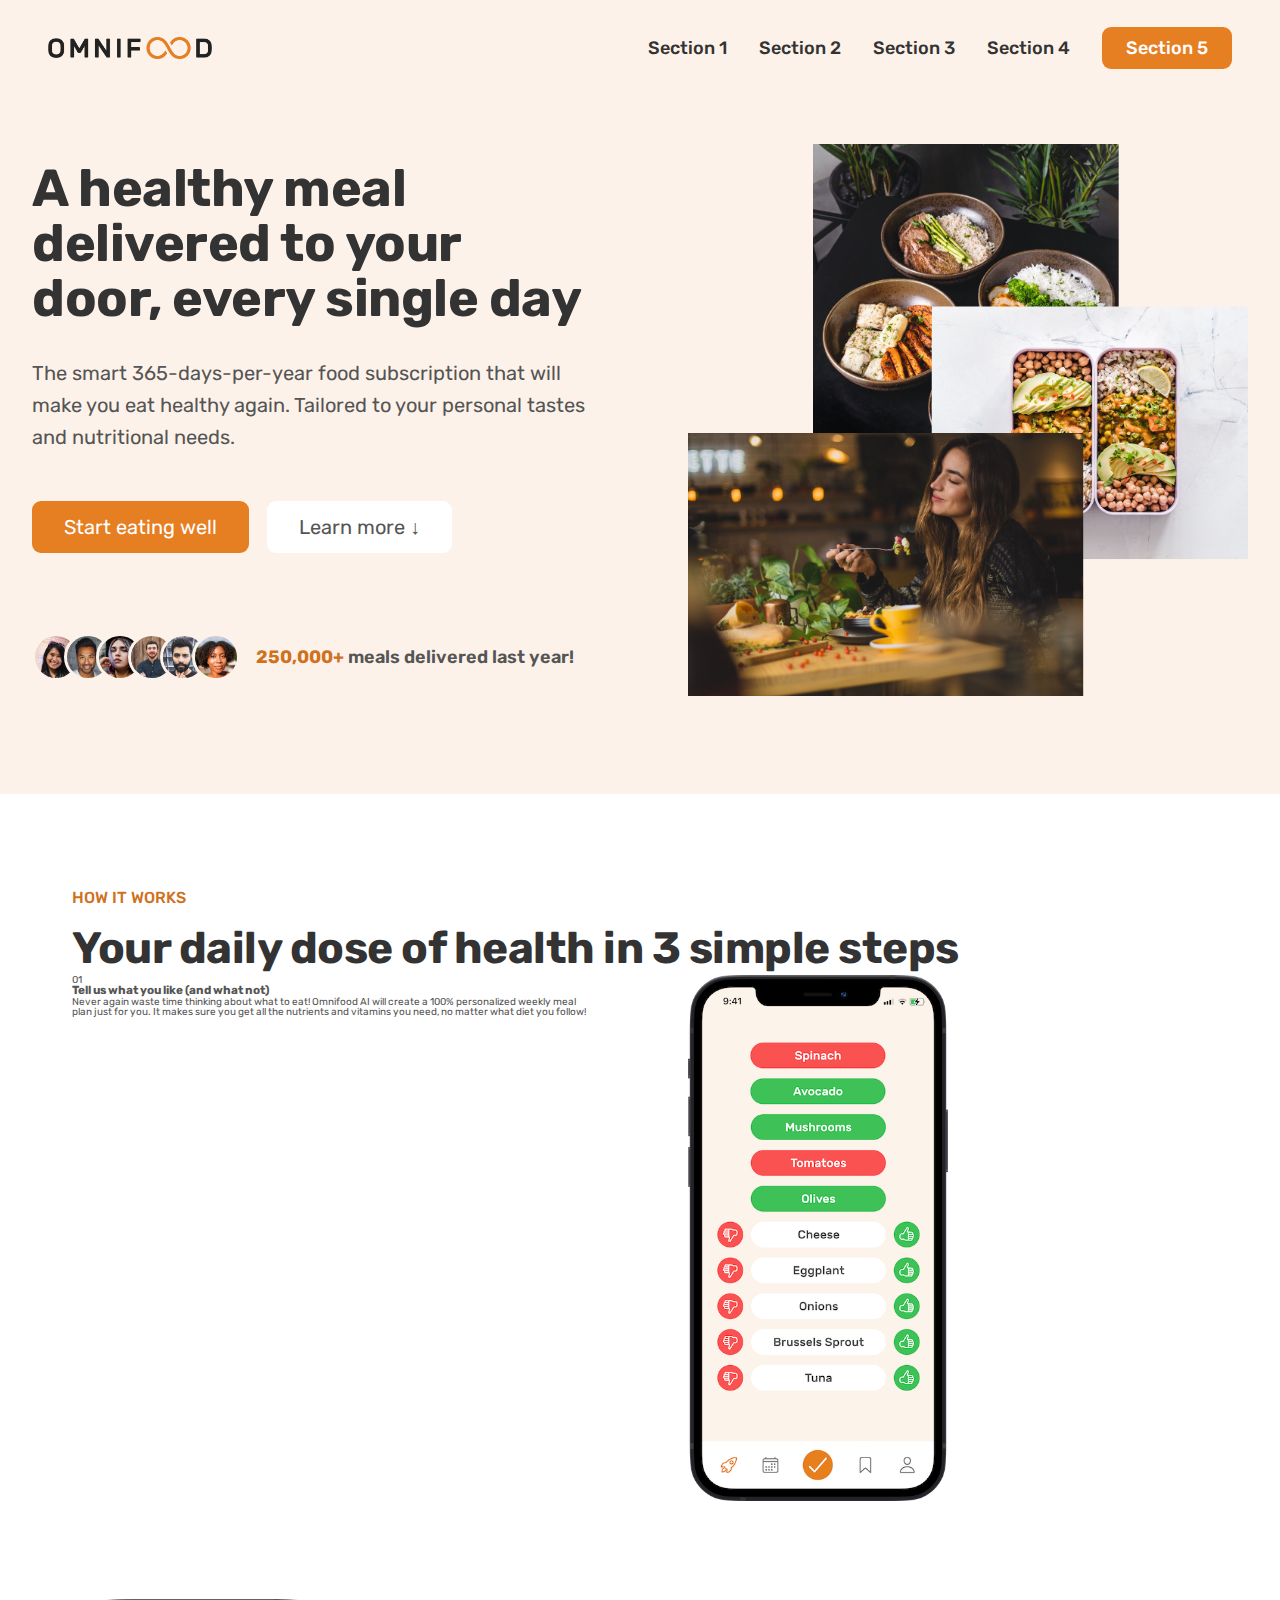
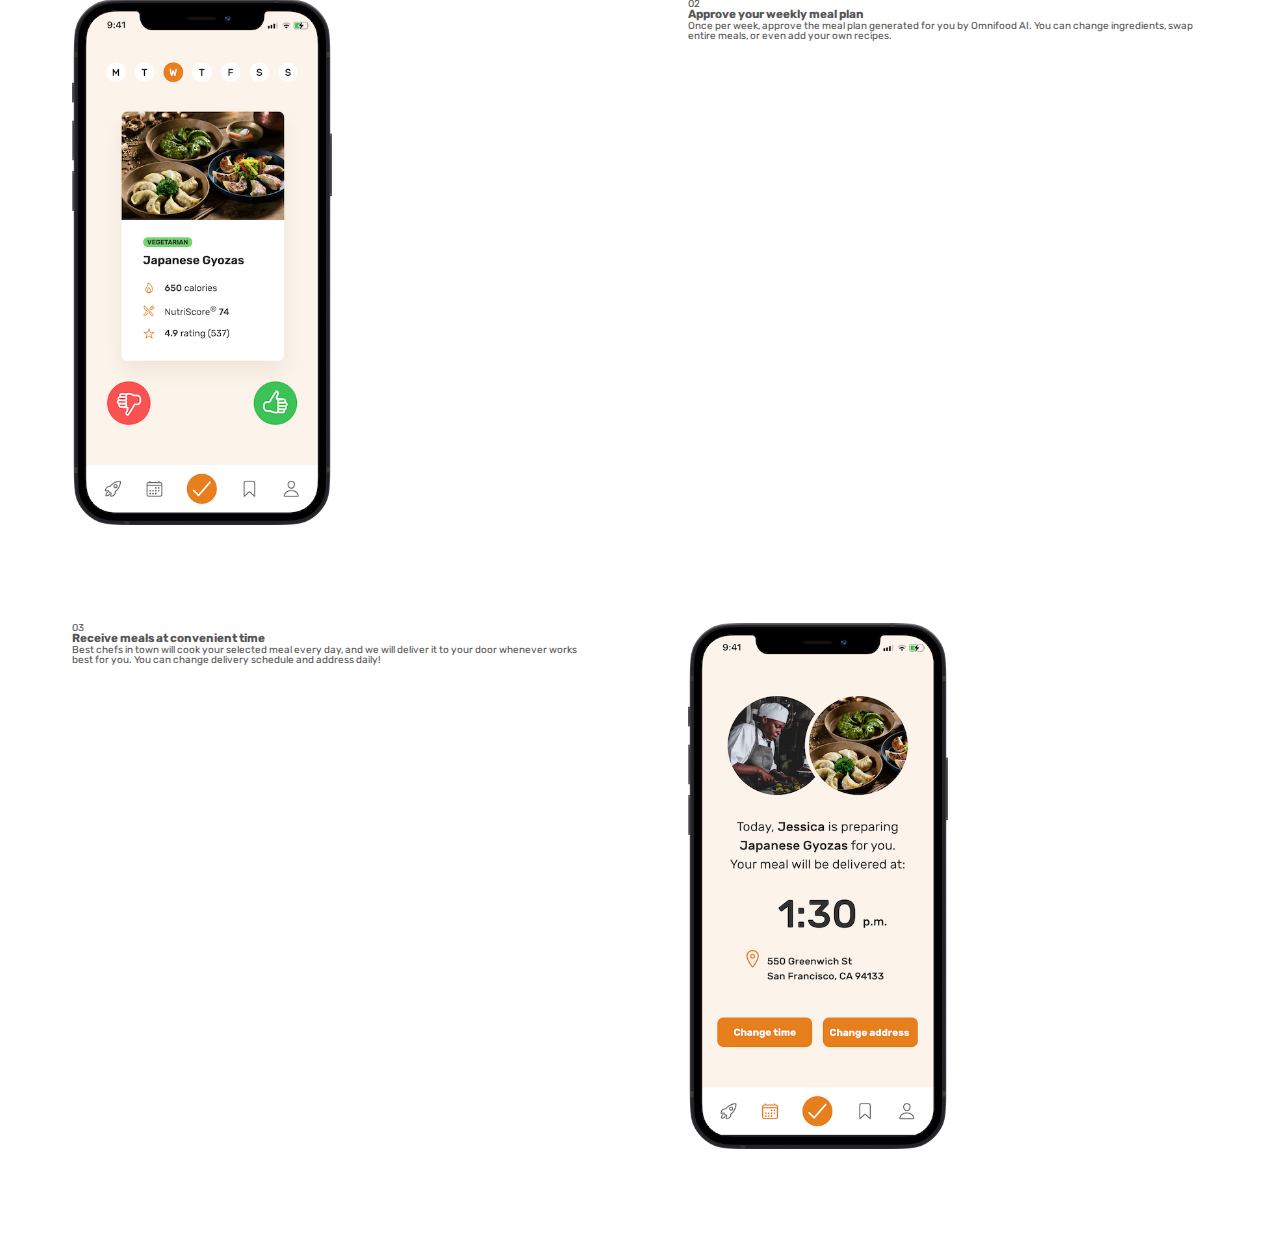
<file: index.html>
<!DOCTYPE html>
<html lang="en">
  <head>
    <meta charset="UTF-8" />
    <meta http-equiv="X-UA-Compatible" content="IE=edge" />
    <meta name="viewport" content="width=device-width, initial-scale=1.0" />

    <link rel="preconnect" href="https://fonts.googleapis.com" />
    <link rel="preconnect" href="https://fonts.gstatic.com" crossorigin />
    <link
      href="https://fonts.googleapis.com/css2?family=Rubik:ital,wght@0,500;0,600;0,700;1,400&display=swap"
      rel="stylesheet"
    />

    <link rel="stylesheet" href="css/style.css" />

    <title>Omnifood</title>
  </head>
  <body>
    <header class="header">
      <img class="logo" alt="Omnifood logo" src="img/omnifood-logo.png" />
      <nav class="main-nav">
        <ul class="main-nav-list">
          <li><a class="main-nav-link" href="#">Section 1</a></li>
          <li><a class="main-nav-link" href="#">Section 2</a></li>
          <li><a class="main-nav-link" href="#">Section 3</a></li>
          <li><a class="main-nav-link" href="#">Section 4</a></li>
          <li><a class="main-nav-link nav-cta" href="#">Section 5</a></li>
        </ul>
      </nav>
    </header>

    <main>
      <section class="section-hero">
        <div class="hero">
          <div class="hero-text-box">
            <h1 class="heading-primary">
              A healthy meal delivered to your door, every single day
            </h1>
            <p class="hero-description">
              The smart 365-days-per-year food subscription that will make you
              eat healthy again. Tailored to your personal tastes and
              nutritional needs.
            </p>
            <a href="#" class="btn btn--full margin-right-sm"
              >Start eating well</a
            >
            <a href="#" class="btn btn--outline">Learn more &darr;</a>

            <div class="delivered-meals">
              <div class="delivered-imgs">
                <img src="img/customers/customer-1.jpg" alt="Customer photo" />
                <img src="img/customers/customer-2.jpg" alt="Customer photo" />
                <img src="img/customers/customer-3.jpg" alt="Customer photo" />
                <img src="img/customers/customer-4.jpg" alt="Customer photo" />
                <img src="img/customers/customer-5.jpg" alt="Customer photo" />
                <img src="img/customers/customer-6.jpg" alt="Customer photo" />
              </div>
              <p class="delivered-text">
                <span>250,000+</span> meals delivered last year!
              </p>
            </div>
          </div>
          <div class="hero-img-box">
            <img
              src="img/hero.png"
              class="hero-img"
              alt="Woman enjoying food, meals in storage container, and bowls on a table"
            />
          </div>
        </div>
      </section>

      <section class="section-how">
        <div class="container">
          <span class="subheading">How it works</span>
          <h2 class="heading-secondary">
            Your daily dose of health in 3 simple steps
          </h2>
        </div>

        <div class="container grid grid--2-cols">
          <!-- STEP 01 -->
          <div class="step-text-box">
            <p class="step-number">01</p>
            <h3 class="heading-tertiary">
              Tell us what you like (and what not)
            </h3>

            <p class="step-description">
              Never again waste time thinking about what to eat! Omnifood AI
              will create a 100% personalized weekly meal plan just for you. It
              makes sure you get all the nutrients and vitamins you need, no
              matter what diet you follow!
            </p>
          </div>
          <div class="step-img-box">
            <img
              src="img/app/app-screen-1.png"
              class="step-img"
              alt="iPhone app preferences selection screen"
            />
          </div>

          <!-- STeP 02  -->
          <div class="step-img-box">
            <img
              src="img/app/app-screen-2.png"
              class="step-img"
              alt="iphone app meal approving plan"
            />
          </div>

          <div class="step-text-box">
            <p class="step-number">02</p>
            <h3 class="heading-tertiary">Approve your weekly meal plan</h3>

            <p class="step-description">
              Once per week, approve the meal plan generated for you by Omnifood
              AI. You can change ingredients, swap entire meals, or even add
              your own recipes.
            </p>
          </div>

          <!-- STeP 03  -->
          <div class="step-text-box">
            <p class="step-number">03</p>
            <h3 class="heading-tertiary">Receive meals at convenient time</h3>

            <p class="step-description">
              Best chefs in town will cook your selected meal every day, and we
              will deliver it to your door whenever works best for you. You can
              change delivery schedule and address daily!
            </p>
          </div>
          <div class="step-img-box">
            <img
              src="img/app/app-screen-3.png"
              class="step-img"
              alt="iPhone app delivery screen"
            />
          </div>
        </div>
      </section>
    </main>
  </body>
</html>
</file>
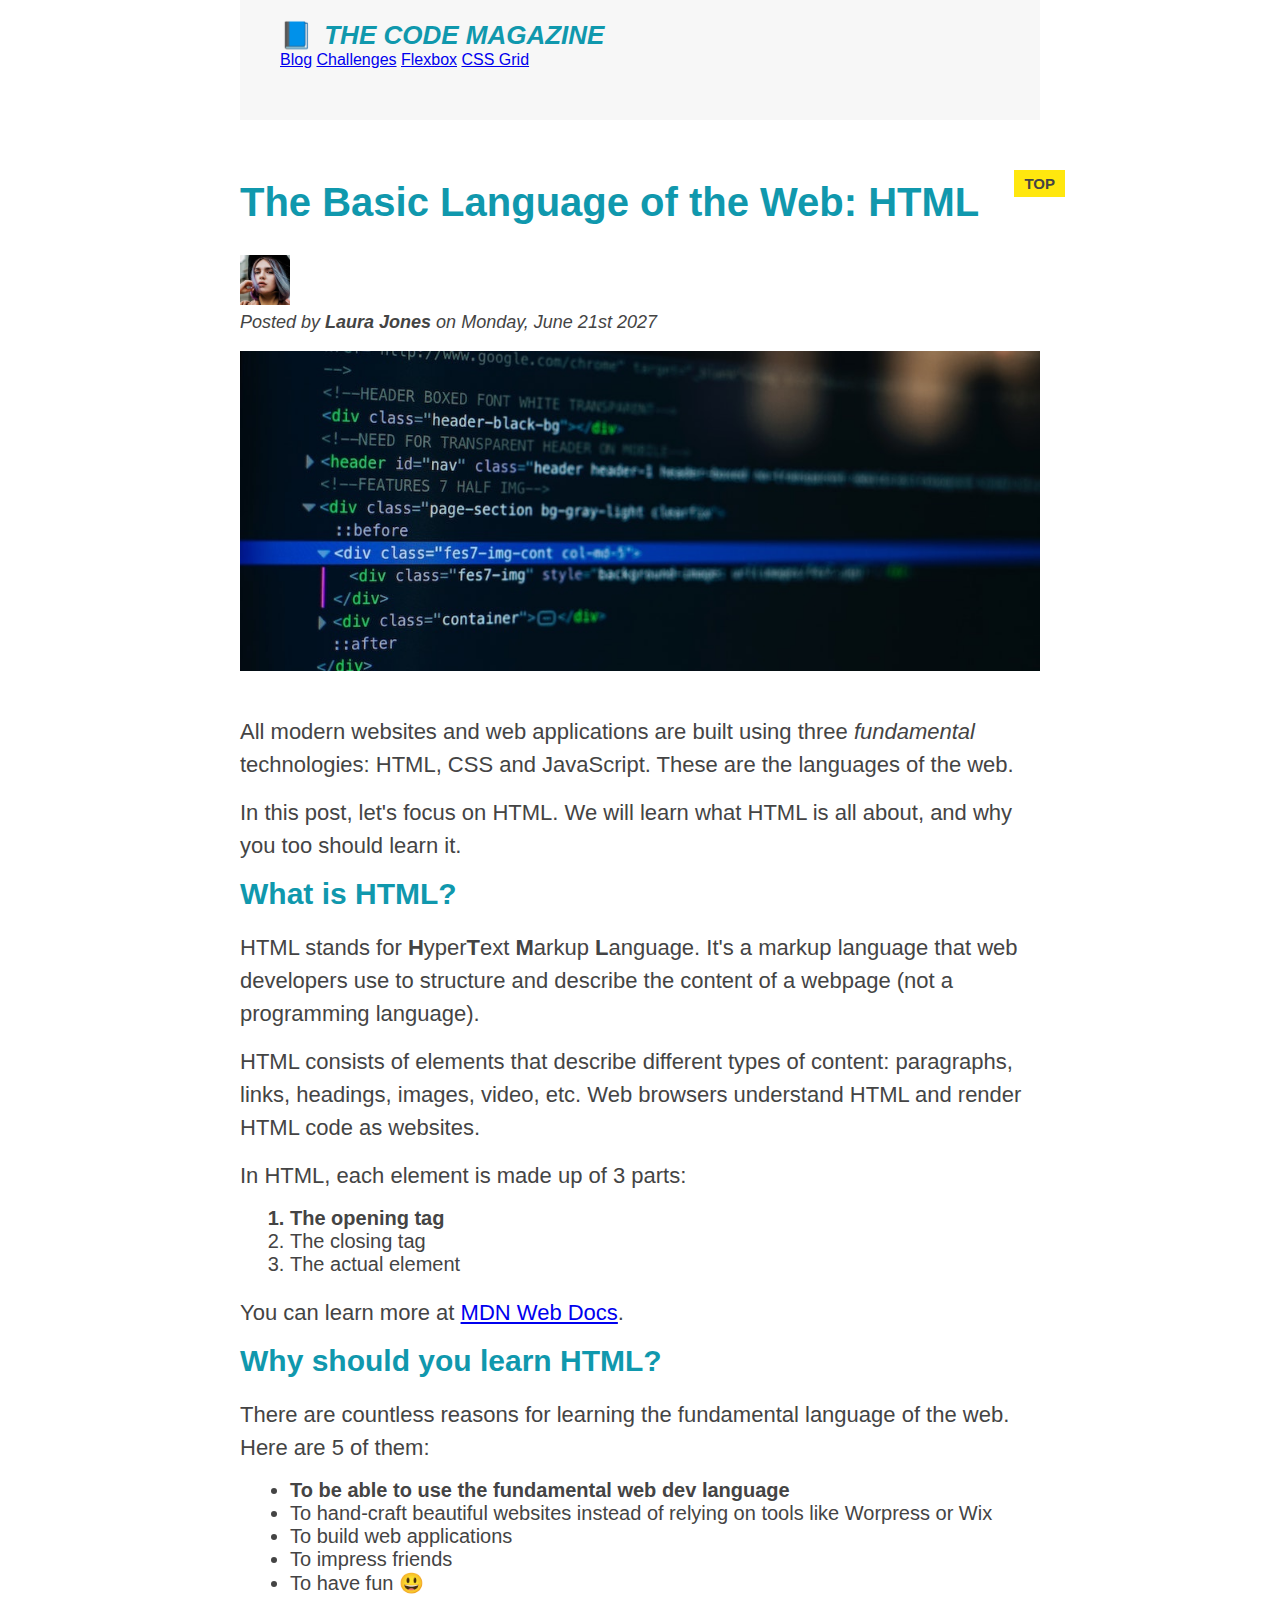
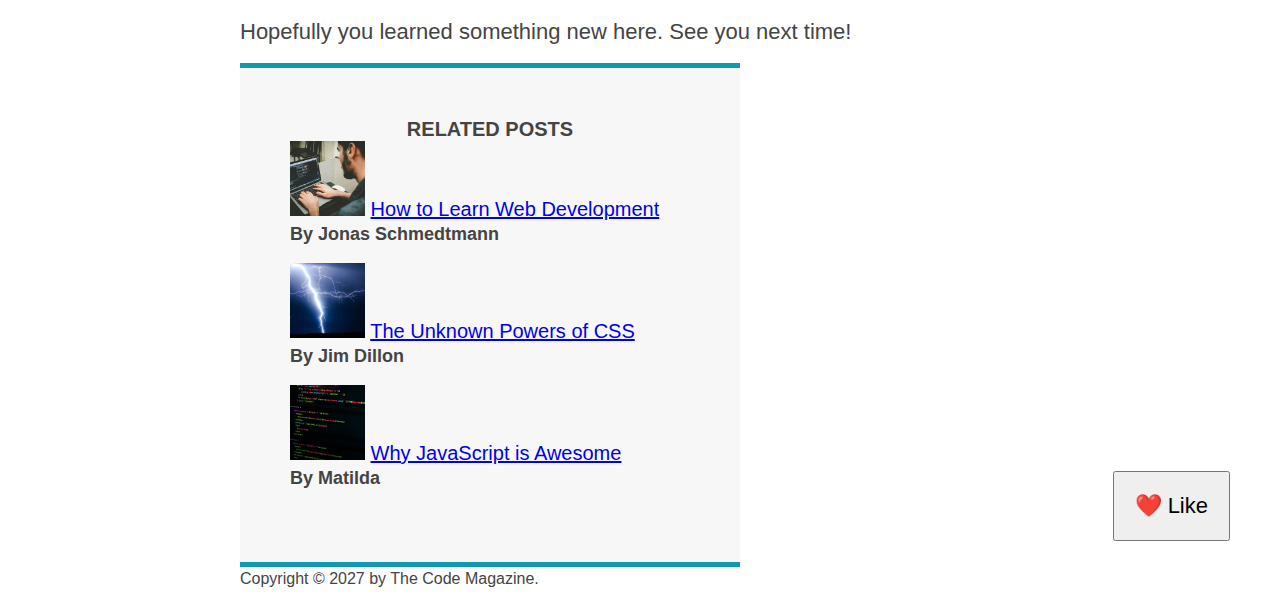
<file: ch03/index.html>
<!DOCTYPE html>
<html lang="en">
  <head>
    <meta charset="UTF-8" />
    <link href="style.css" rel="stylesheet" />

    <title>The Basic Language of the Web: HTML</title>
  </head>

  <body>
    <!--
    <h1>The Basic Language of the Web: HTML</h1>
    <h2>The Basic Language of the Web: HTML</h2>
    <h3>The Basic Language of the Web: HTML</h3>
    <h4>The Basic Language of the Web: HTML</h4>
    <h5>The Basic Language of the Web: HTML</h5>
    <h6>The Basic Language of the Web: HTML</h6>
    -->

    <div class="container">
      <header class="main-header">
        <h1>📘 The Code Magazine</h1>
        <nav>
          <!-- <strong>This is the navigation</strong> -->
          <a href="blog.html">Blog</a>
          <a href="#">Challenges</a>
          <a href="#">Flexbox</a>
          <a href="#">CSS Grid</a>
        </nav>
      </header>

      <article>
        <header class="post-header">
          <h2>The Basic Language of the Web: HTML</h2>

          <img
            src="img/laura-jones.jpg"
            alt="Headshot of Laura Jones"
            height="50"
            width="50"
          />

          <p id="author">
            Posted by <strong>Laura Jones</strong> on Monday, June 21st 2027
          </p>

          <img
            src="img/post-img.jpg"
            alt="HTML code on a screen"
            width="500"
            height="200"
            class="post-img"
          />
          <button>❤️ Like</button>
        </header>

        <p>
          All modern websites and web applications are built using three
          <em>fundamental</em>
          technologies: HTML, CSS and JavaScript. These are the languages of the
          web.
        </p>

        <p>
          In this post, let's focus on HTML. We will learn what HTML is all
          about, and why you too should learn it.
        </p>

        <h3>What is HTML?</h3>
        <p>
          HTML stands for <strong>H</strong>yper<strong>T</strong>ext
          <strong>M</strong>arkup <strong>L</strong>anguage. It's a markup
          language that web developers use to structure and describe the content
          of a webpage (not a programming language).
        </p>
        <p>
          HTML consists of elements that describe different types of content:
          paragraphs, links, headings, images, video, etc. Web browsers
          understand HTML and render HTML code as websites.
        </p>
        <p>In HTML, each element is made up of 3 parts:</p>

        <ol>
          <li class="first-li">The opening tag</li>
          <li>The closing tag</li>
          <li>The actual element</li>
        </ol>

        <p>
          You can learn more at
          <a
            href="https://developer.mozilla.org/en-US/docs/Web/HTML"
            target="_blank"
            >MDN Web Docs</a
          >.
        </p>

        <h3>Why should you learn HTML?</h3>

        <p>
          There are countless reasons for learning the fundamental language of
          the web. Here are 5 of them:
        </p>

        <ul>
          <li class="first-li">
            To be able to use the fundamental web dev language
          </li>
          <li>
            To hand-craft beautiful websites instead of relying on tools like
            Worpress or Wix
          </li>
          <li>To build web applications</li>
          <li>To impress friends</li>
          <li>To have fun 😃</li>
        </ul>

        <p>Hopefully you learned something new here. See you next time!</p>
      </article>

      <aside>
        <h4>Related posts</h4>

        <ul class="related">
          <li>
            <img
              src="img/related-1.jpg"
              alt="Person programming"
              width="75"
              height="75"
            />
            <a href="#">How to Learn Web Development</a>
            <p class="related-author">By Jonas Schmedtmann</p>
          </li>
          <li>
            <img
              src="img/related-2.jpg"
              alt="Lightning"
              width="75"
              height="75"
            />
            <a href="#">The Unknown Powers of CSS</a>
            <p class="related-author">By Jim Dillon</p>
          </li>
          <li>
            <img
              src="img/related-3.jpg"
              alt="JavaScript code on a screen"
              width="75"
              height="75"
            />
            <a href="#">Why JavaScript is Awesome</a>
            <p class="related-author">By Matilda</p>
          </li>
        </ul>
      </aside>

      <footer>
        <p id="copyright" class="copyright text">
          Copyright &copy; 2027 by The Code Magazine.
        </p>
      </footer>
    </div>
  </body>
</html>
</file>
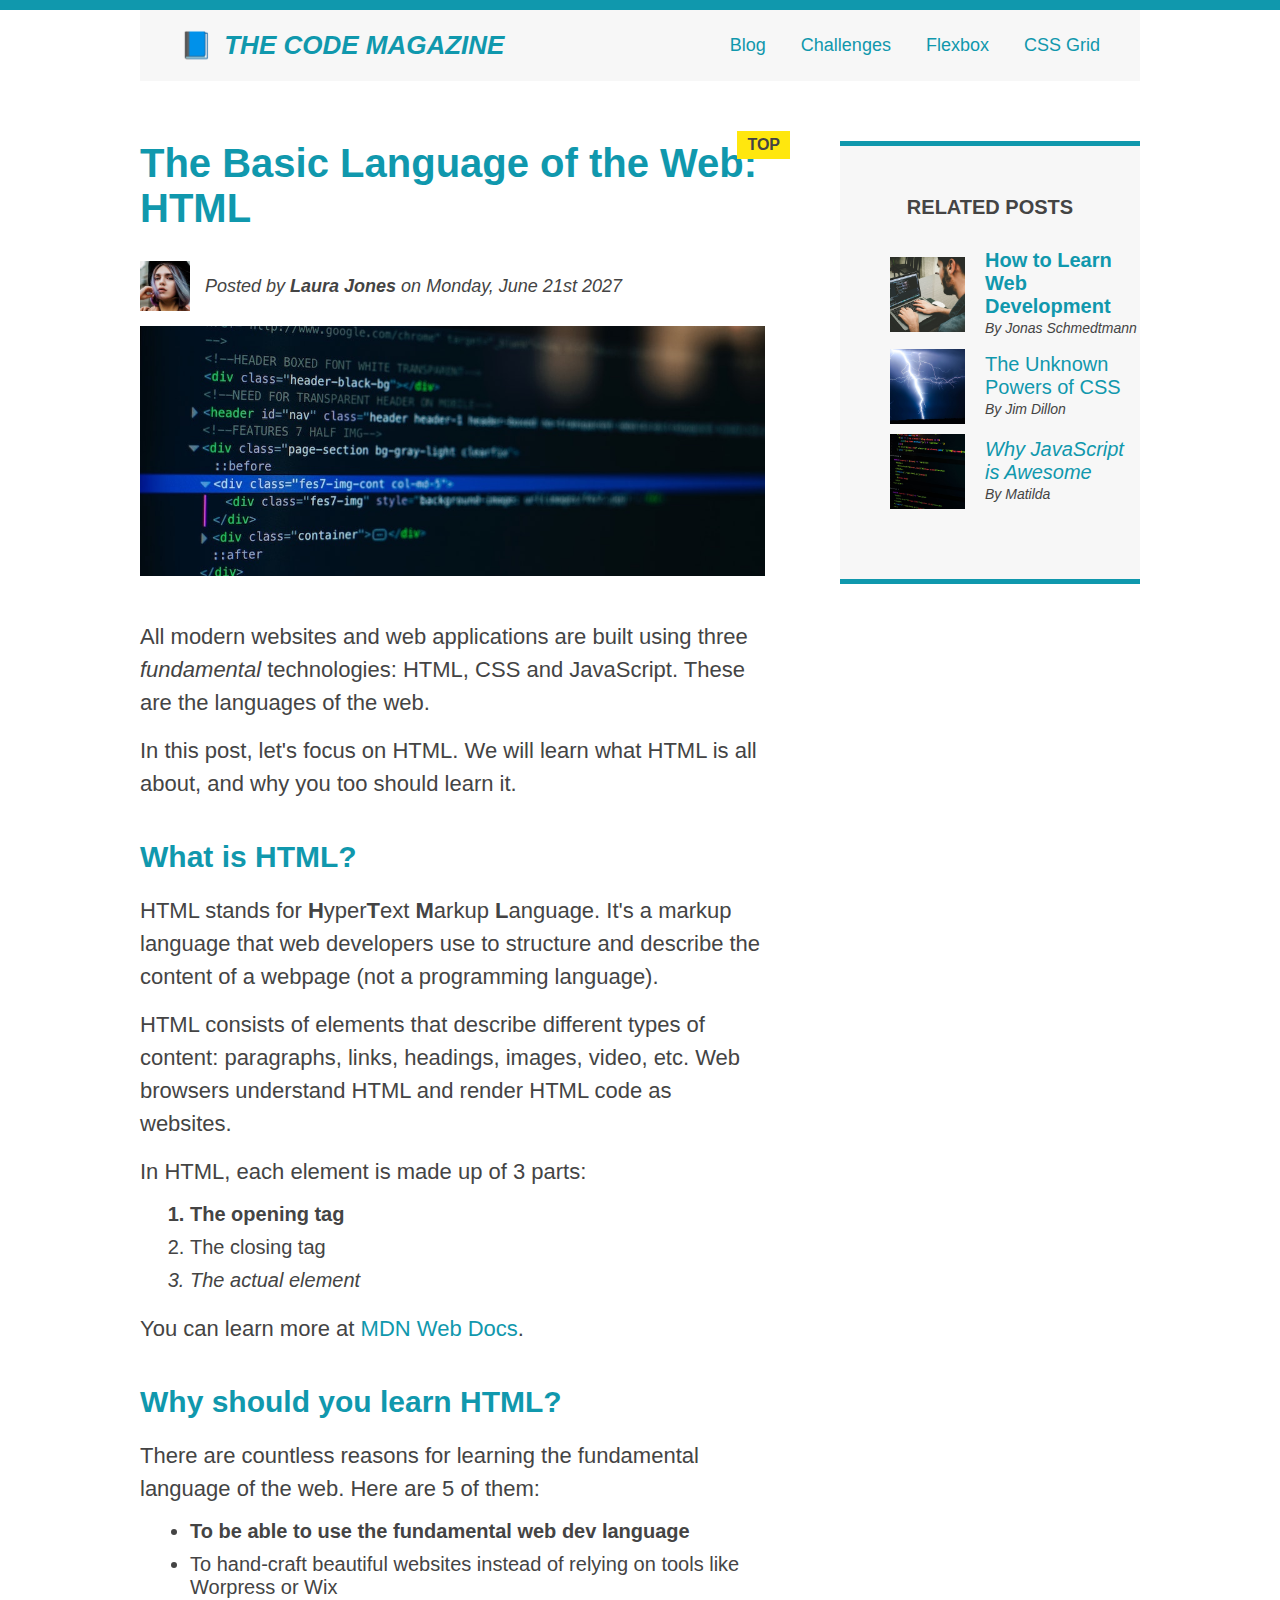
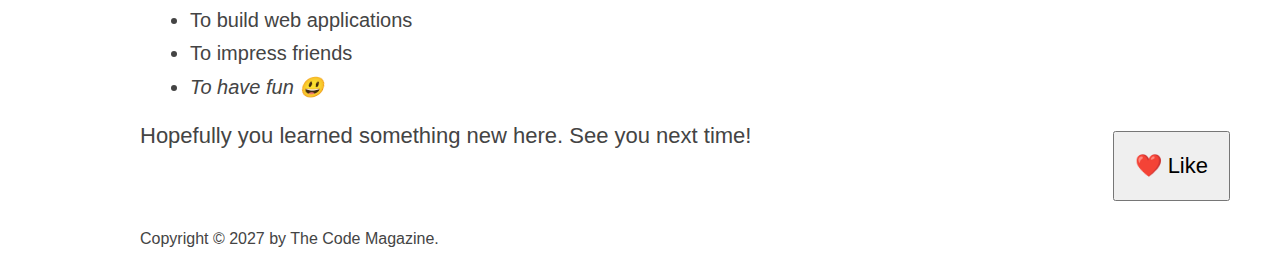
<file: ch04/index.html>
<!DOCTYPE html>
<html lang="en">
    <head>
        <meta charset="UTF-8" />
        <link href="style.css" rel="stylesheet" />

        <title>The Basic Language of the Web: HTML</title>
    </head>

    <body>
        <!--
    <h1>The Basic Language of the Web: HTML</h1>
    <h2>The Basic Language of the Web: HTML</h2>
    <h3>The Basic Language of the Web: HTML</h3>
    <h4>The Basic Language of the Web: HTML</h4>
    <h5>The Basic Language of the Web: HTML</h5>
    <h6>The Basic Language of the Web: HTML</h6>
    -->

        <div class="container">
            <header class="main-header">
                <h1>📘 The Code Magazine</h1>

                <nav>
                    <!-- <strong>This is the navigation</strong> -->
                    <a href="blog.html">Blog</a>
                    <a href="#">Challenges</a>
                    <a href="flexbox.html">Flexbox</a>
                    <a href="css-grid.html">CSS Grid</a>
                </nav>
            </header>

            <div class="row">
                <article>
                    <header class="post-header">
                        <h2>The Basic Language of the Web: HTML</h2>

                        <div class="author-box">
                            <img
                                src="img/laura-jones.jpg"
                                alt="Headshot of Laura Jones"
                                height="50"
                                width="50"
                                class="author-img"
                            />

                            <p id="author" class="author">
                                Posted by <strong>Laura Jones</strong> on
                                Monday, June 21st 2027
                            </p>
                        </div>
                        <img
                            src="img/post-img.jpg"
                            alt="HTML code on a screen"
                            width="500"
                            height="200"
                            class="post-img"
                        />
                        <button>❤️ Like</button>
                    </header>

                    <p>
                        All modern websites and web applications are built using
                        three
                        <em>fundamental</em>
                        technologies: HTML, CSS and JavaScript. These are the
                        languages of the web.
                    </p>

                    <p>
                        In this post, let's focus on HTML. We will learn what
                        HTML is all about, and why you too should learn it.
                    </p>

                    <h3>What is HTML?</h3>
                    <p>
                        HTML stands for
                        <strong>H</strong>yper<strong>T</strong>ext
                        <strong>M</strong>arkup <strong>L</strong>anguage. It's
                        a markup language that web developers use to structure
                        and describe the content of a webpage (not a programming
                        language).
                    </p>
                    <p>
                        HTML consists of elements that describe different types
                        of content: paragraphs, links, headings, images, video,
                        etc. Web browsers understand HTML and render HTML code
                        as websites.
                    </p>
                    <p>In HTML, each element is made up of 3 parts:</p>

                    <ol>
                        <li class="first-li">The opening tag</li>
                        <li>The closing tag</li>
                        <li>The actual element</li>
                    </ol>

                    <p>
                        You can learn more at
                        <a
                            href="https://developer.mozilla.org/en-US/docs/Web/HTML"
                            target="_blank"
                            >MDN Web Docs</a
                        >.
                    </p>

                    <h3>Why should you learn HTML?</h3>

                    <p>
                        There are countless reasons for learning the fundamental
                        language of the web. Here are 5 of them:
                    </p>

                    <ul>
                        <li class="first-li">
                            To be able to use the fundamental web dev language
                        </li>
                        <li>
                            To hand-craft beautiful websites instead of relying
                            on tools like Worpress or Wix
                        </li>
                        <li>To build web applications</li>
                        <li>To impress friends</li>
                        <li>To have fun 😃</li>
                    </ul>

                    <p>
                        Hopefully you learned something new here. See you next
                        time!
                    </p>
                </article>

                <aside>
                    <h4>Related posts</h4>

                    <ul class="related">
                        <li class="related-post">
                            <img
                                src="img/related-1.jpg"
                                alt="Person programming"
                                width="75"
                                height="75"
                            />
                            <div>
                                <a href="#" class="related-link"
                                    >How to Learn Web Development</a
                                >
                                <p class="related-author">
                                    By Jonas Schmedtmann
                                </p>
                            </div>
                        </li>
                        <li class="related-post">
                            <img
                                src="img/related-2.jpg"
                                alt="Lightning"
                                width="75"
                                height="75"
                            />
                            <div>
                                <a href="#" class="related-link"
                                    >The Unknown Powers of CSS</a
                                >
                                <p class="related-author">By Jim Dillon</p>
                            </div>
                        </li>
                        <li class="related-post">
                            <img
                                src="img/related-3.jpg"
                                alt="JavaScript code on a screen"
                                width="75"
                                height="75"
                            />
                            <div>
                                <a href="#" class="related-link"
                                    >Why JavaScript is Awesome</a
                                >
                                <p class="related-author">By Matilda</p>
                            </div>
                        </li>
                    </ul>
                </aside>
            </div>

            <footer>
                <p id="copyright" class="copyright text">
                    Copyright &copy; 2027 by The Code Magazine.
                </p>
            </footer>
        </div>
    </body>
</html>
</file>
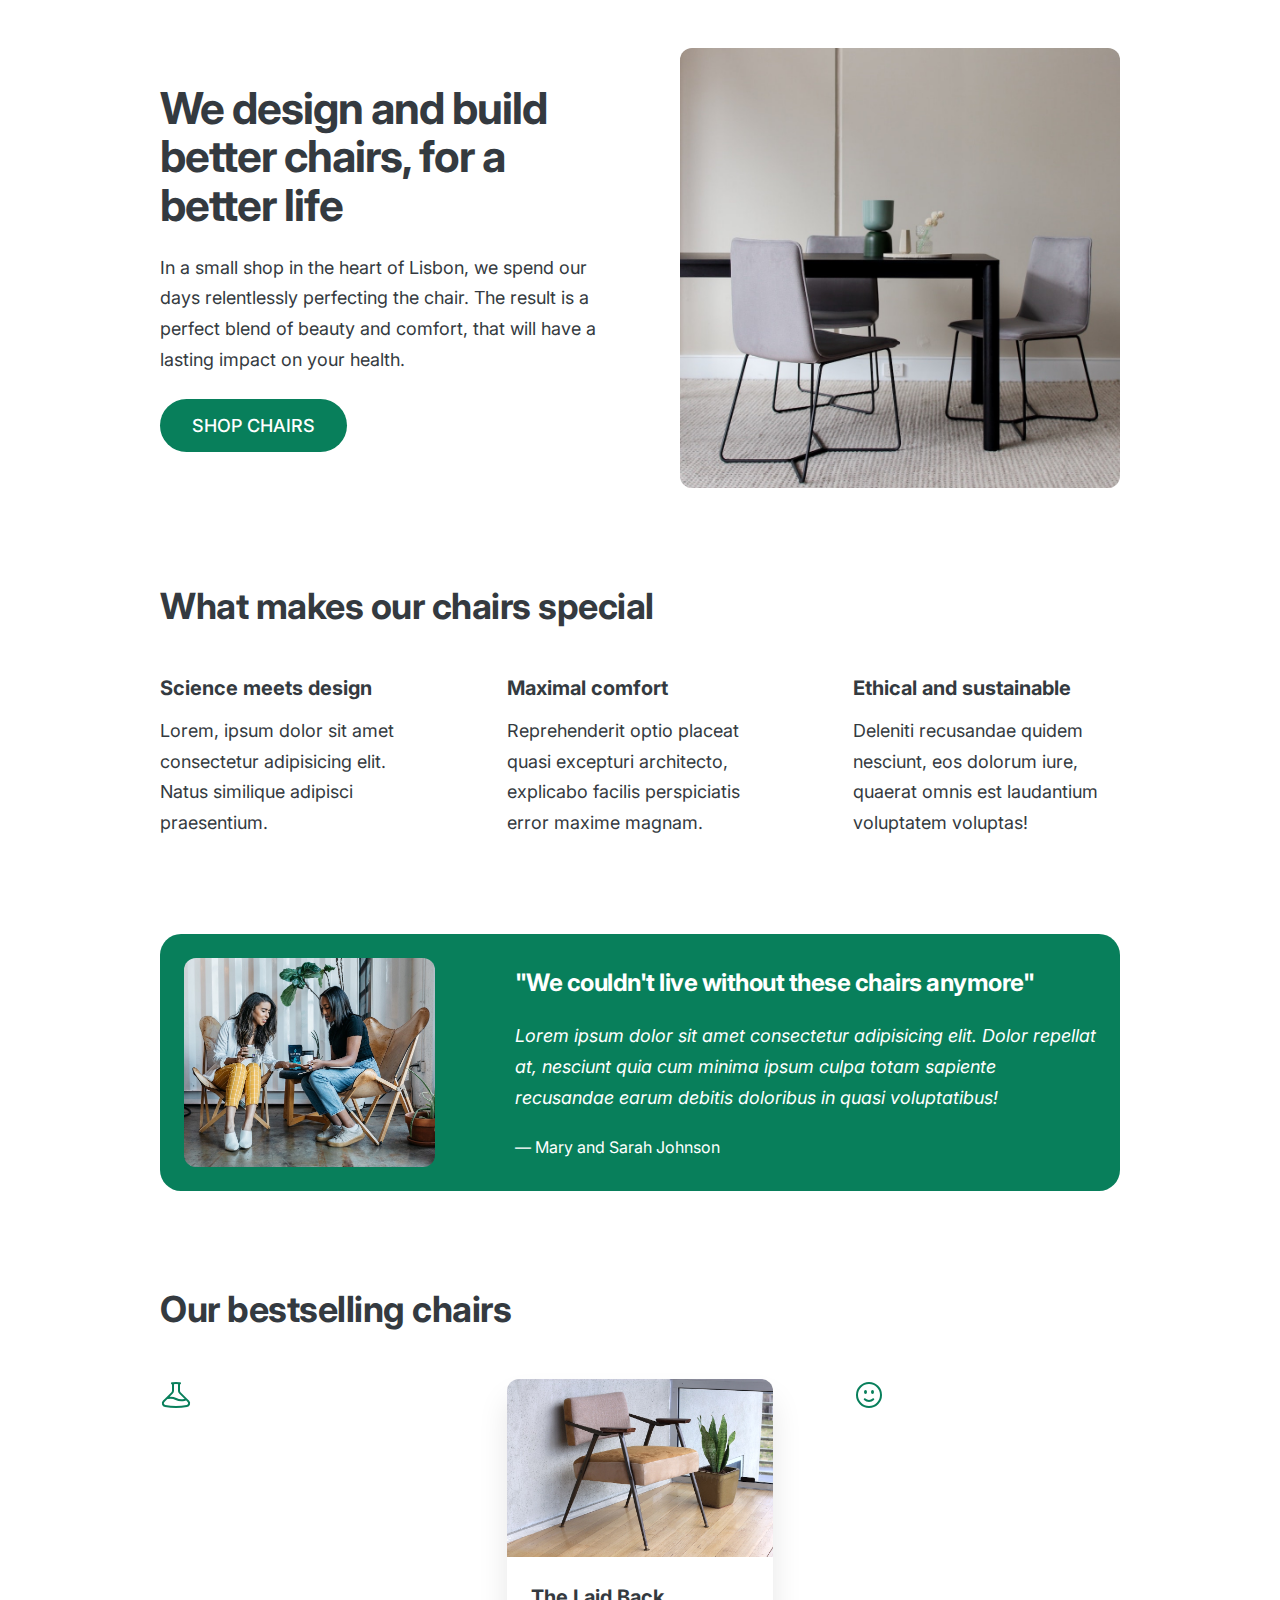
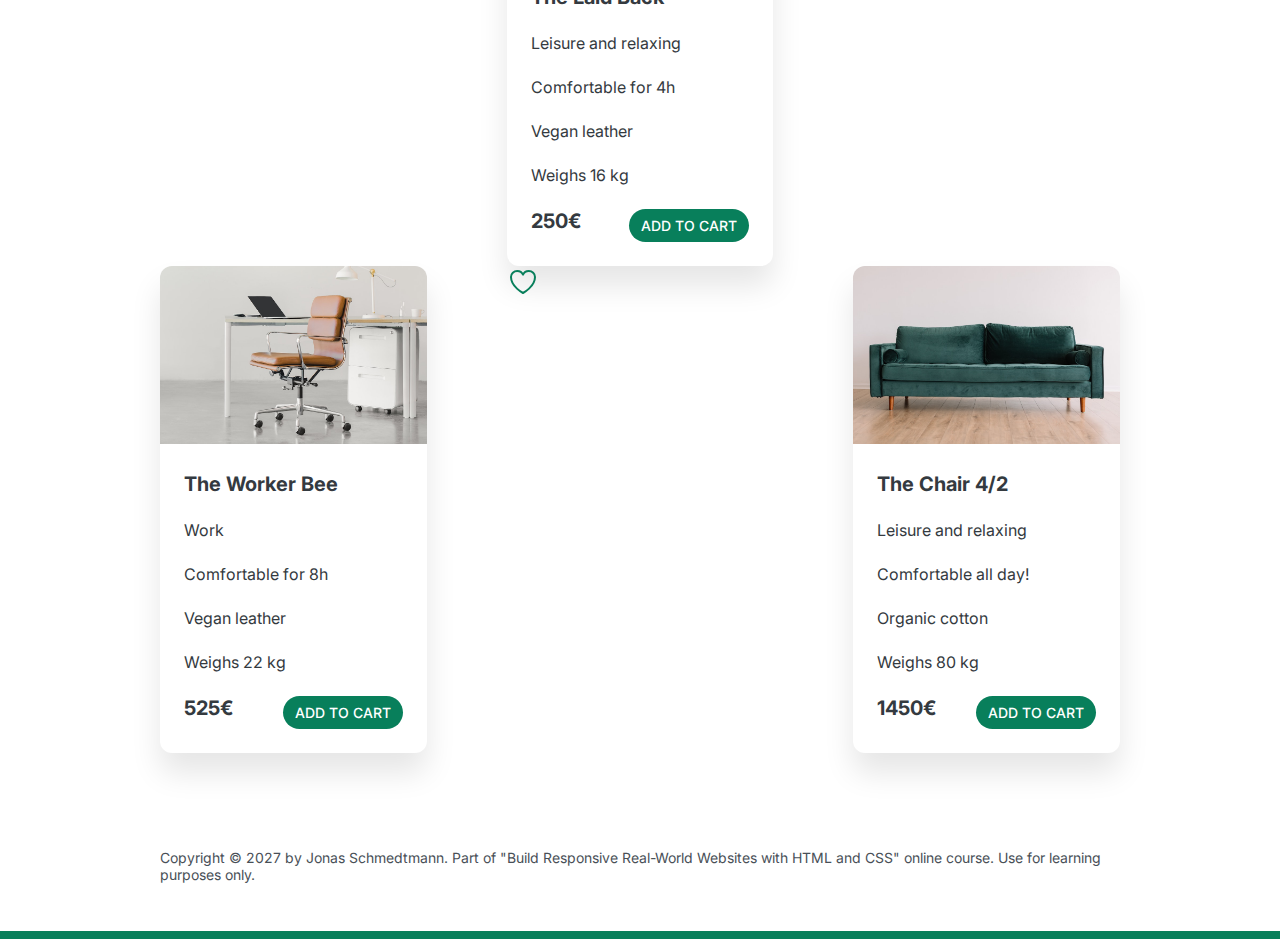
<file: ch05/index.html>
<!DOCTYPE html>
<html lang="en">
    <head>
        <meta charset="UTF-8" />
        <meta http-equiv="X-UA-Compatible" content="IE=edge" />
        <meta name="viewport" content="width=device-width, initial-scale=1.0" />

        <link rel="preconnect" href="https://fonts.googleapis.com" />
        <link rel="preconnect" href="https://fonts.gstatic.com" crossorigin />
        <link
            href="https://fonts.googleapis.com/css2?family=Inter:wght@400;500;700&display=swap"
            rel="stylesheet"
        />

        <link rel="stylesheet" href="style.css" />
        <title>Lisbon Chair Shop</title>
    </head>
    <body>
        <div class="container">
            <header>
                <div class="header-text-box">
                    <h1>
                        We design and build better chairs, for a better life
                    </h1>
                    <p class="header-text">
                        In a small shop in the heart of Lisbon, we spend our
                        days relentlessly perfecting the chair. The result is a
                        perfect blend of beauty and comfort, that will have a
                        lasting impact on your health.
                    </p>
                    <a class="btn btn--big" href="#">Shop chairs</a>
                </div>
                <img src="hero.jpg" alt="Photo" />
            </header>

            <section>
                <h2>What makes our chairs special</h2>
                <div class="grid-3-cols">
                    <div>
                        <p class="features-title">
                            <strong>Science meets design</strong>
                        </p>
                        <p class="features-text">
                            Lorem, ipsum dolor sit amet consectetur adipisicing
                            elit. Natus similique adipisci praesentium.
                        </p>
                    </div>

                    <div>
                        <p class="features-title">
                            <strong>Maximal comfort</strong>
                        </p>
                        <p class="features-text">
                            Reprehenderit optio placeat quasi excepturi
                            architecto, explicabo facilis perspiciatis error
                            maxime magnam.
                        </p>
                    </div>

                    <div>
                        <p class="features-title">
                            <strong>Ethical and sustainable</strong>
                        </p>
                        <p class="features-text">
                            Deleniti recusandae quidem nesciunt, eos dolorum
                            iure, quaerat omnis est laudantium voluptatem
                            voluptas!
                        </p>
                    </div>
                </div>
            </section>

            <section class="testimonial-section">
                <div class="grid-3-cols">
                    <img src="customers.jpg" alt="People sitting on chairs" />
                    <div class="testimonial-box">
                        <h2>"We couldn't live without these chairs anymore"</h2>
                        <blockquote class="testimonial-text">
                            Lorem ipsum dolor sit amet consectetur adipisicing
                            elit. Dolor repellat at, nesciunt quia cum minima
                            ipsum culpa totam sapiente recusandae earum debitis
                            doloribus in quasi voluptatibus!
                        </blockquote>
                        <p class="testimonial-author">
                            &mdash; Mary and Sarah Johnson
                        </p>
                    </div>
                </div>
            </section>

            <section>
                <h2>Our bestselling chairs</h2>
                <div class="grid-3-cols">
                    <svg
                        xmlns="http://www.w3.org/2000/svg"
                        fill="none"
                        viewBox="0 0 24 24"
                        stroke-width="1.5"
                        stroke="currentColor"
                        class="features-icon"
                    >
                        <path
                            stroke-linecap="round"
                            stroke-linejoin="round"
                            d="M9.75 3.104v5.714a2.25 2.25 0 01-.659 1.591L5 14.5M9.75 3.104c-.251.023-.501.05-.75.082m.75-.082a24.301 24.301 0 014.5 0m0 0v5.714c0 .597.237 1.17.659 1.591L19.8 15.3M14.25 3.104c.251.023.501.05.75.082M19.8 15.3l-1.57.393A9.065 9.065 0 0112 15a9.065 9.065 0 00-6.23-.693L5 14.5m14.8.8l1.402 1.402c1.232 1.232.65 3.318-1.067 3.611A48.309 48.309 0 0112 21c-2.773 0-5.491-.235-8.135-.687-1.718-.293-2.3-2.379-1.067-3.61L5 14.5"
                        />
                    </svg>

                    <figure class="chair">
                        <img src="chair-1.jpg" alt="Chair" />
                        <div class="chair-box">
                            <h3>The Laid Back</h3>
                            <ul class="chair-details">
                                <li>
                                    <!-- Span is a generic INLINE text element, it doesn't have any meaning. It's like a div element, but inline -->
                                    <span>Leisure and relaxing</span>
                                </li>
                                <li>
                                    <span>Comfortable for 4h</span>
                                </li>
                                <li>
                                    <span>Vegan leather</span>
                                </li>
                                <li>
                                    <span>Weighs 16 kg</span>
                                </li>
                            </ul>
                            <div class="chair-price">
                                <strong>250€</strong>
                                <a href="#" class="btn btn--small"
                                    >Add to cart</a
                                >
                            </div>
                        </div>
                    </figure>

                    <svg
                        xmlns="http://www.w3.org/2000/svg"
                        fill="none"
                        viewBox="0 0 24 24"
                        stroke-width="1.5"
                        stroke="currentColor"
                        class="features-icon"
                    >
                        <path
                            stroke-linecap="round"
                            stroke-linejoin="round"
                            d="M15.182 15.182a4.5 4.5 0 01-6.364 0M21 12a9 9 0 11-18 0 9 9 0 0118 0zM9.75 9.75c0 .414-.168.75-.375.75S9 10.164 9 9.75 9.168 9 9.375 9s.375.336.375.75zm-.375 0h.008v.015h-.008V9.75zm5.625 0c0 .414-.168.75-.375.75s-.375-.336-.375-.75.168-.75.375-.75.375.336.375.75zm-.375 0h.008v.015h-.008V9.75z"
                        />
                    </svg>

                    <figure class="chair">
                        <img src="chair-2.jpg" alt="Chair" />
                        <div class="chair-box">
                            <h3>The Worker Bee</h3>
                            <ul class="chair-details">
                                <li>
                                    <span>Work</span>
                                </li>
                                <li>
                                    <span>Comfortable for 8h</span>
                                </li>
                                <li>
                                    <span>Vegan leather</span>
                                </li>
                                <li>
                                    <span>Weighs 22 kg</span>
                                </li>
                            </ul>
                            <div class="chair-price">
                                <strong>525€</strong>
                                <a href="#" class="btn btn--small"
                                    >Add to cart</a
                                >
                            </div>
                        </div>
                    </figure>

                    <svg
                        xmlns="http://www.w3.org/2000/svg"
                        fill="none"
                        viewBox="0 0 24 24"
                        stroke-width="1.5"
                        stroke="currentColor"
                        class="features-icon"
                    >
                        <path
                            stroke-linecap="round"
                            stroke-linejoin="round"
                            d="M21 8.25c0-2.485-2.099-4.5-4.688-4.5-1.935 0-3.597 1.126-4.312 2.733-.715-1.607-2.377-2.733-4.313-2.733C5.1 3.75 3 5.765 3 8.25c0 7.22 9 12 9 12s9-4.78 9-12z"
                        />
                    </svg>

                    <figure class="chair">
                        <img src="chair-3.jpg" alt="Chair" />
                        <div class="chair-box">
                            <h3>The Chair 4/2</h3>
                            <ul class="chair-details">
                                <li>
                                    <span>Leisure and relaxing</span>
                                </li>
                                <li>
                                    <span>Comfortable all day!</span>
                                </li>
                                <li>
                                    <span>Organic cotton</span>
                                </li>
                                <li>
                                    <span>Weighs 80 kg</span>
                                </li>
                            </ul>
                            <div class="chair-price">
                                <strong>1450€</strong>
                                <a href="#" class="btn btn--small"
                                    >Add to cart</a
                                >
                            </div>
                        </div>
                    </figure>
                </div>
            </section>

            <footer>
                Copyright &copy; 2027 by Jonas Schmedtmann. Part of "Build
                Responsive Real-World Websites with HTML and CSS" online course.
                Use for learning purposes only.
            </footer>
        </div>
    </body>
</html>
</file>
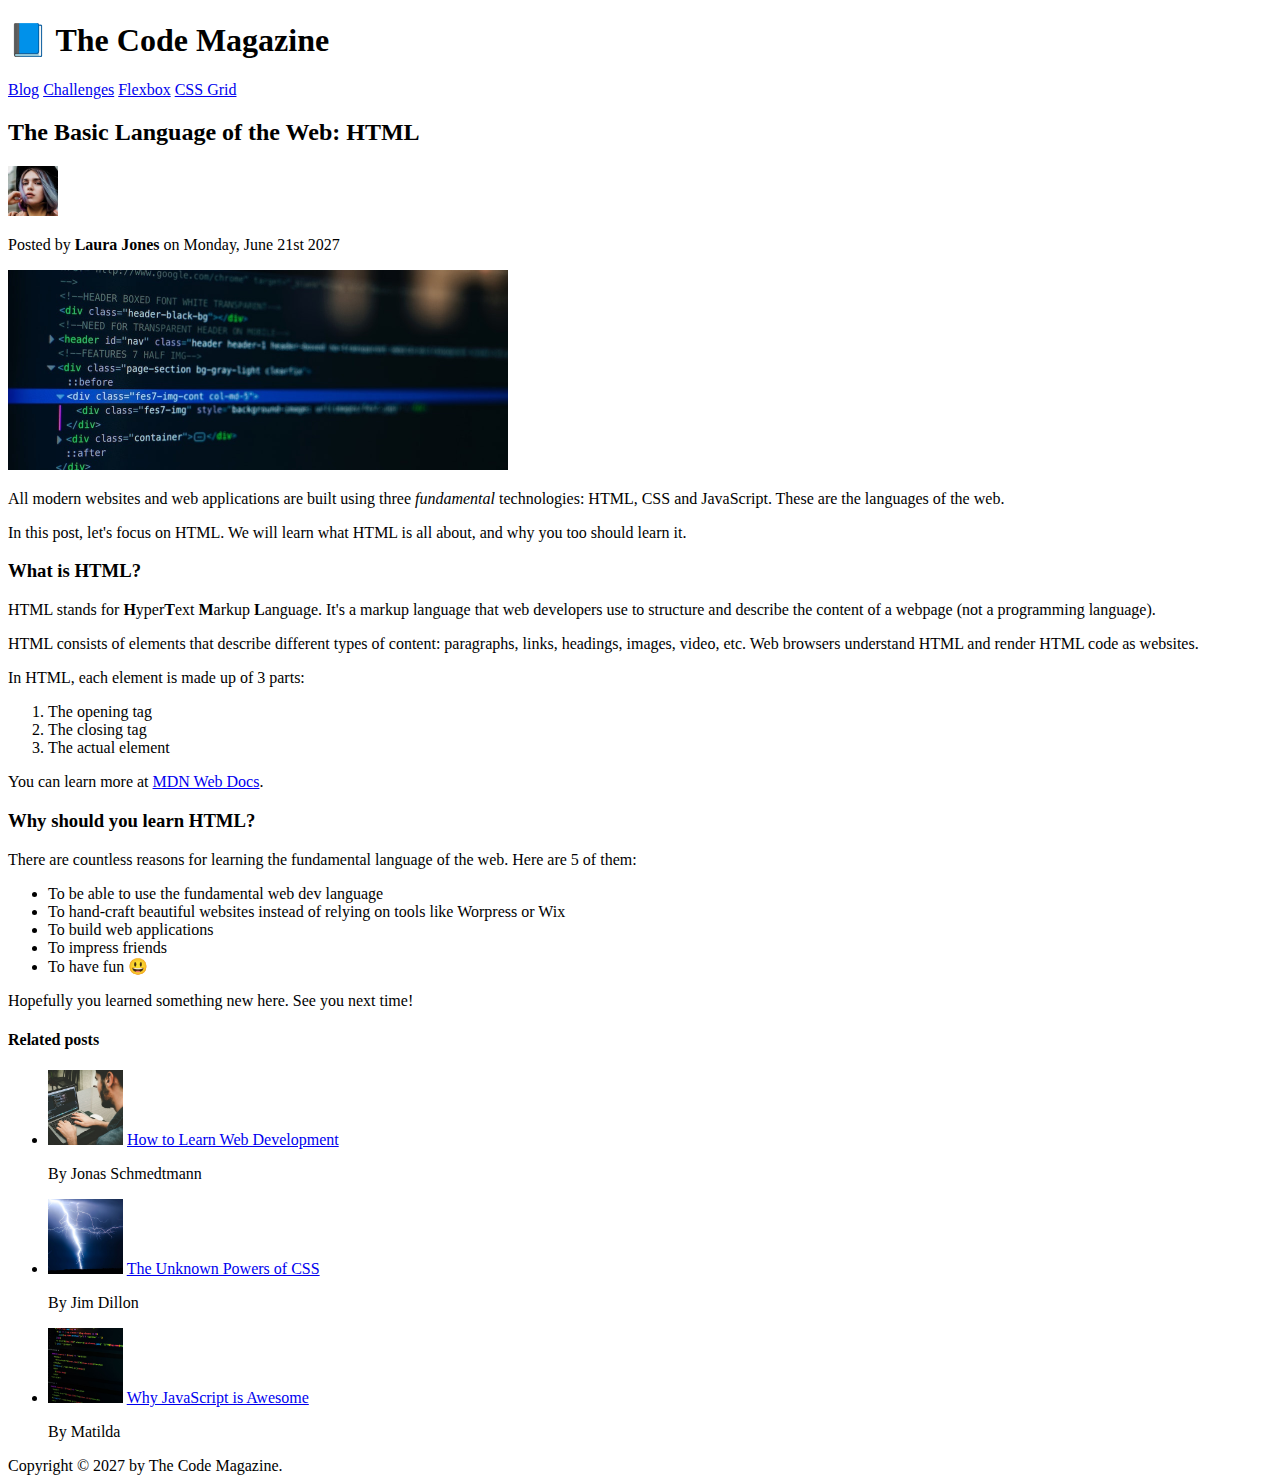
<file: html-css-course/final/02-HTML-Fundamentals/index.html>
<!DOCTYPE html>
<html lang="en">
  <head>
    <meta charset="UTF-8" />
    <title>The Basic Language of the Web: HTML</title>
  </head>

  <body>
    <!--
    <h1>The Basic Language of the Web: HTML</h1>
    <h2>The Basic Language of the Web: HTML</h2>
    <h3>The Basic Language of the Web: HTML</h3>
    <h4>The Basic Language of the Web: HTML</h4>
    <h5>The Basic Language of the Web: HTML</h5>
    <h6>The Basic Language of the Web: HTML</h6>
    -->

    <header>
      <h1>📘 The Code Magazine</h1>

      <nav>
        <a href="blog.html">Blog</a>
        <a href="#">Challenges</a>
        <a href="#">Flexbox</a>
        <a href="#">CSS Grid</a>
      </nav>
    </header>

    <article>
      <header>
        <h2>The Basic Language of the Web: HTML</h2>

        <img
          src="img/laura-jones.jpg"
          alt="Headshot of Laura Jones"
          height="50"
          width="50"
        />

        <p>Posted by <strong>Laura Jones</strong> on Monday, June 21st 2027</p>

        <img
          src="img/post-img.jpg"
          alt="HTML code on a screen"
          width="500"
          height="200"
        />
      </header>

      <p>
        All modern websites and web applications are built using three
        <em>fundamental</em>
        technologies: HTML, CSS and JavaScript. These are the languages of the
        web.
      </p>

      <p>
        In this post, let's focus on HTML. We will learn what HTML is all about,
        and why you too should learn it.
      </p>

      <h3>What is HTML?</h3>
      <p>
        HTML stands for <strong>H</strong>yper<strong>T</strong>ext
        <strong>M</strong>arkup <strong>L</strong>anguage. It's a markup
        language that web developers use to structure and describe the content
        of a webpage (not a programming language).
      </p>
      <p>
        HTML consists of elements that describe different types of content:
        paragraphs, links, headings, images, video, etc. Web browsers understand
        HTML and render HTML code as websites.
      </p>
      <p>In HTML, each element is made up of 3 parts:</p>

      <ol>
        <li>The opening tag</li>
        <li>The closing tag</li>
        <li>The actual element</li>
      </ol>

      <p>
        You can learn more at
        <a
          href="https://developer.mozilla.org/en-US/docs/Web/HTML"
          target="_blank"
          >MDN Web Docs</a
        >.
      </p>

      <h3>Why should you learn HTML?</h3>

      <p>
        There are countless reasons for learning the fundamental language of the
        web. Here are 5 of them:
      </p>

      <ul>
        <li>To be able to use the fundamental web dev language</li>
        <li>
          To hand-craft beautiful websites instead of relying on tools like
          Worpress or Wix
        </li>
        <li>To build web applications</li>
        <li>To impress friends</li>
        <li>To have fun 😃</li>
      </ul>

      <p>Hopefully you learned something new here. See you next time!</p>
    </article>

    <aside>
      <h4>Related posts</h4>

      <ul>
        <li>
          <img
            src="img/related-1.jpg"
            alt="Person programming"
            width="75"
            width="75"
          />
          <a href="#">How to Learn Web Development</a>
          <p>By Jonas Schmedtmann</p>
        </li>
        <li>
          <img src="img/related-2.jpg" alt="Lightning" width="75" heigth="75" />
          <a href="#">The Unknown Powers of CSS</a>
          <p>By Jim Dillon</p>
        </li>
        <li>
          <img
            src="img/related-3.jpg"
            alt="JavaScript code on a screen"
            width="75"
            height="75"
          />
          <a href="#">Why JavaScript is Awesome</a>
          <p>By Matilda</p>
        </li>
      </ul>
    </aside>

    <footer>Copyright &copy; 2027 by The Code Magazine.</footer>
  </body>
</html>
</file>
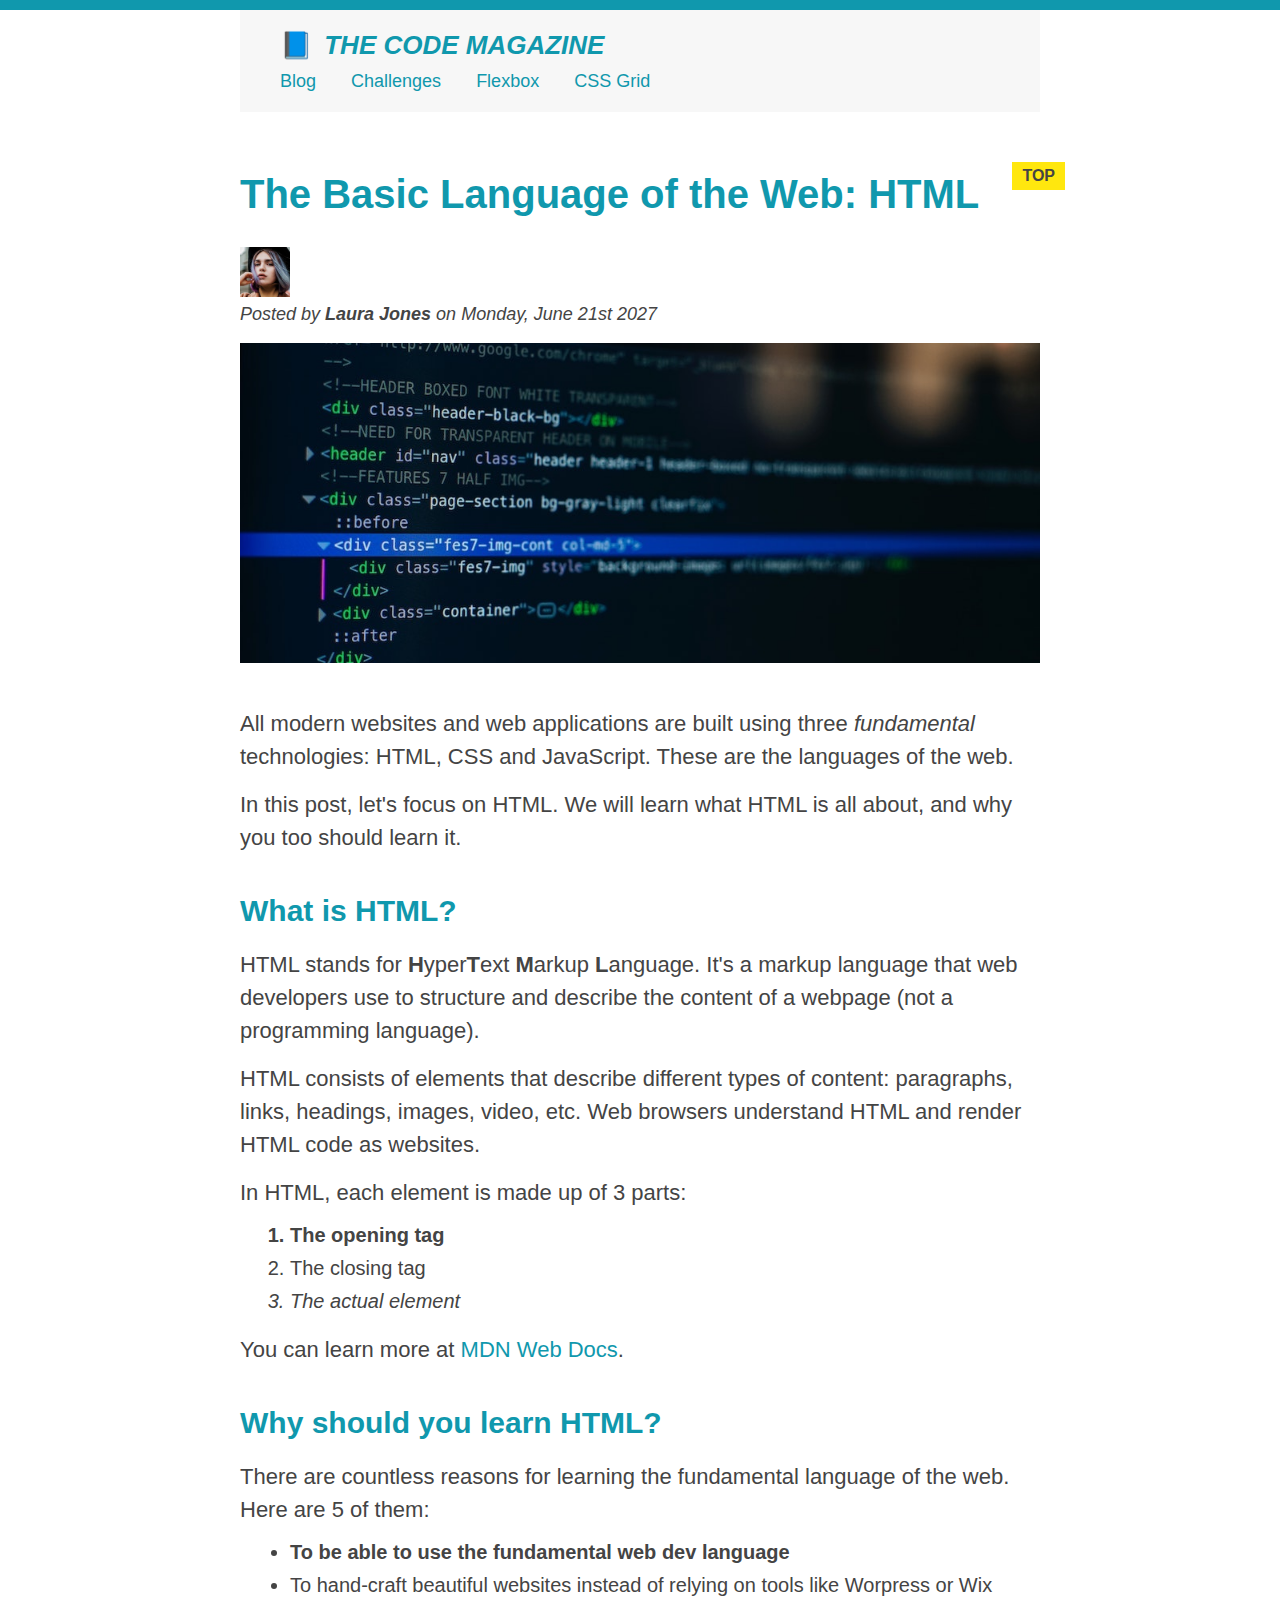
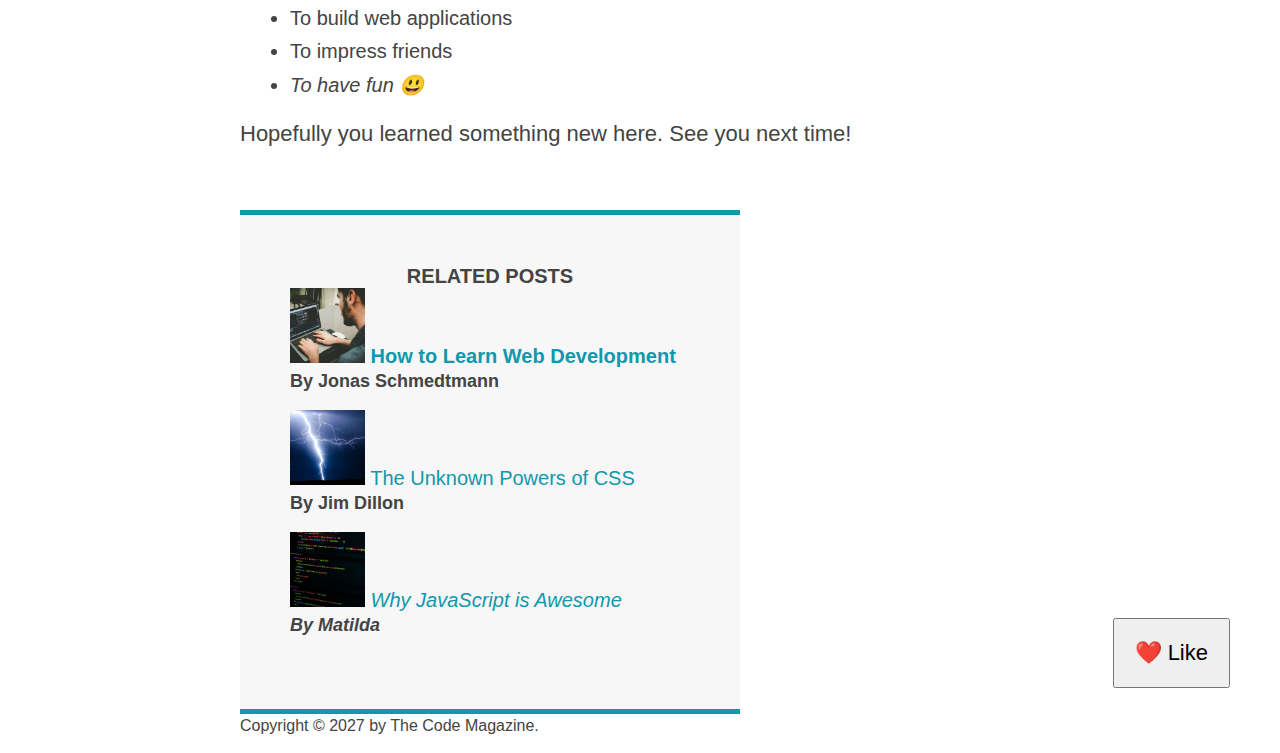
<file: html-css-course/final/03-CSS-Fundamentals/index.html>
<!DOCTYPE html>
<html lang="en">
  <head>
    <meta charset="UTF-8" />
    <link href="style.css" rel="stylesheet" />

    <title>The Basic Language of the Web: HTML</title>
  </head>

  <body>
    <!--
    <h1>The Basic Language of the Web: HTML</h1>
    <h2>The Basic Language of the Web: HTML</h2>
    <h3>The Basic Language of the Web: HTML</h3>
    <h4>The Basic Language of the Web: HTML</h4>
    <h5>The Basic Language of the Web: HTML</h5>
    <h6>The Basic Language of the Web: HTML</h6>
    -->

    <div class="container">
      <header class="main-header">
        <h1>📘 The Code Magazine</h1>

        <nav>
          <!-- <strong>This is the navigation</strong> -->
          <a href="blog.html">Blog</a>
          <a href="#">Challenges</a>
          <a href="#">Flexbox</a>
          <a href="#">CSS Grid</a>
        </nav>
      </header>

      <article>
        <header class="post-header">
          <h2>The Basic Language of the Web: HTML</h2>

          <img
            src="img/laura-jones.jpg"
            alt="Headshot of Laura Jones"
            height="50"
            width="50"
          />

          <p id="author">
            Posted by <strong>Laura Jones</strong> on Monday, June 21st 2027
          </p>

          <img
            src="img/post-img.jpg"
            alt="HTML code on a screen"
            width="500"
            height="200"
            class="post-img"
          />
          <button>❤️ Like</button>
        </header>

        <p>
          All modern websites and web applications are built using three
          <em>fundamental</em>
          technologies: HTML, CSS and JavaScript. These are the languages of the
          web.
        </p>

        <p>
          In this post, let's focus on HTML. We will learn what HTML is all
          about, and why you too should learn it.
        </p>

        <h3>What is HTML?</h3>
        <p>
          HTML stands for <strong>H</strong>yper<strong>T</strong>ext
          <strong>M</strong>arkup <strong>L</strong>anguage. It's a markup
          language that web developers use to structure and describe the content
          of a webpage (not a programming language).
        </p>
        <p>
          HTML consists of elements that describe different types of content:
          paragraphs, links, headings, images, video, etc. Web browsers
          understand HTML and render HTML code as websites.
        </p>
        <p>In HTML, each element is made up of 3 parts:</p>

        <ol>
          <li class="first-li">The opening tag</li>
          <li>The closing tag</li>
          <li>The actual element</li>
        </ol>

        <p>
          You can learn more at
          <a
            href="https://developer.mozilla.org/en-US/docs/Web/HTML"
            target="_blank"
            >MDN Web Docs</a
          >.
        </p>

        <h3>Why should you learn HTML?</h3>

        <p>
          There are countless reasons for learning the fundamental language of
          the web. Here are 5 of them:
        </p>

        <ul>
          <li class="first-li">
            To be able to use the fundamental web dev language
          </li>
          <li>
            To hand-craft beautiful websites instead of relying on tools like
            Worpress or Wix
          </li>
          <li>To build web applications</li>
          <li>To impress friends</li>
          <li>To have fun 😃</li>
        </ul>

        <p>Hopefully you learned something new here. See you next time!</p>
      </article>

      <aside>
        <h4>Related posts</h4>

        <ul class="related">
          <li>
            <img
              src="img/related-1.jpg"
              alt="Person programming"
              width="75"
              height="75"
            />
            <a href="#">How to Learn Web Development</a>
            <p class="related-author">By Jonas Schmedtmann</p>
          </li>
          <li>
            <img
              src="img/related-2.jpg"
              alt="Lightning"
              width="75"
              height="75"
            />
            <a href="#">The Unknown Powers of CSS</a>
            <p class="related-author">By Jim Dillon</p>
          </li>
          <li>
            <img
              src="img/related-3.jpg"
              alt="JavaScript code on a screen"
              width="75"
              height="75"
            />
            <a href="#">Why JavaScript is Awesome</a>
            <p class="related-author">By Matilda</p>
          </li>
        </ul>
      </aside>

      <footer>
        <p id="copyright" class="copyright text">
          Copyright &copy; 2027 by The Code Magazine.
        </p>
      </footer>
    </div>
  </body>
</html>
</file>
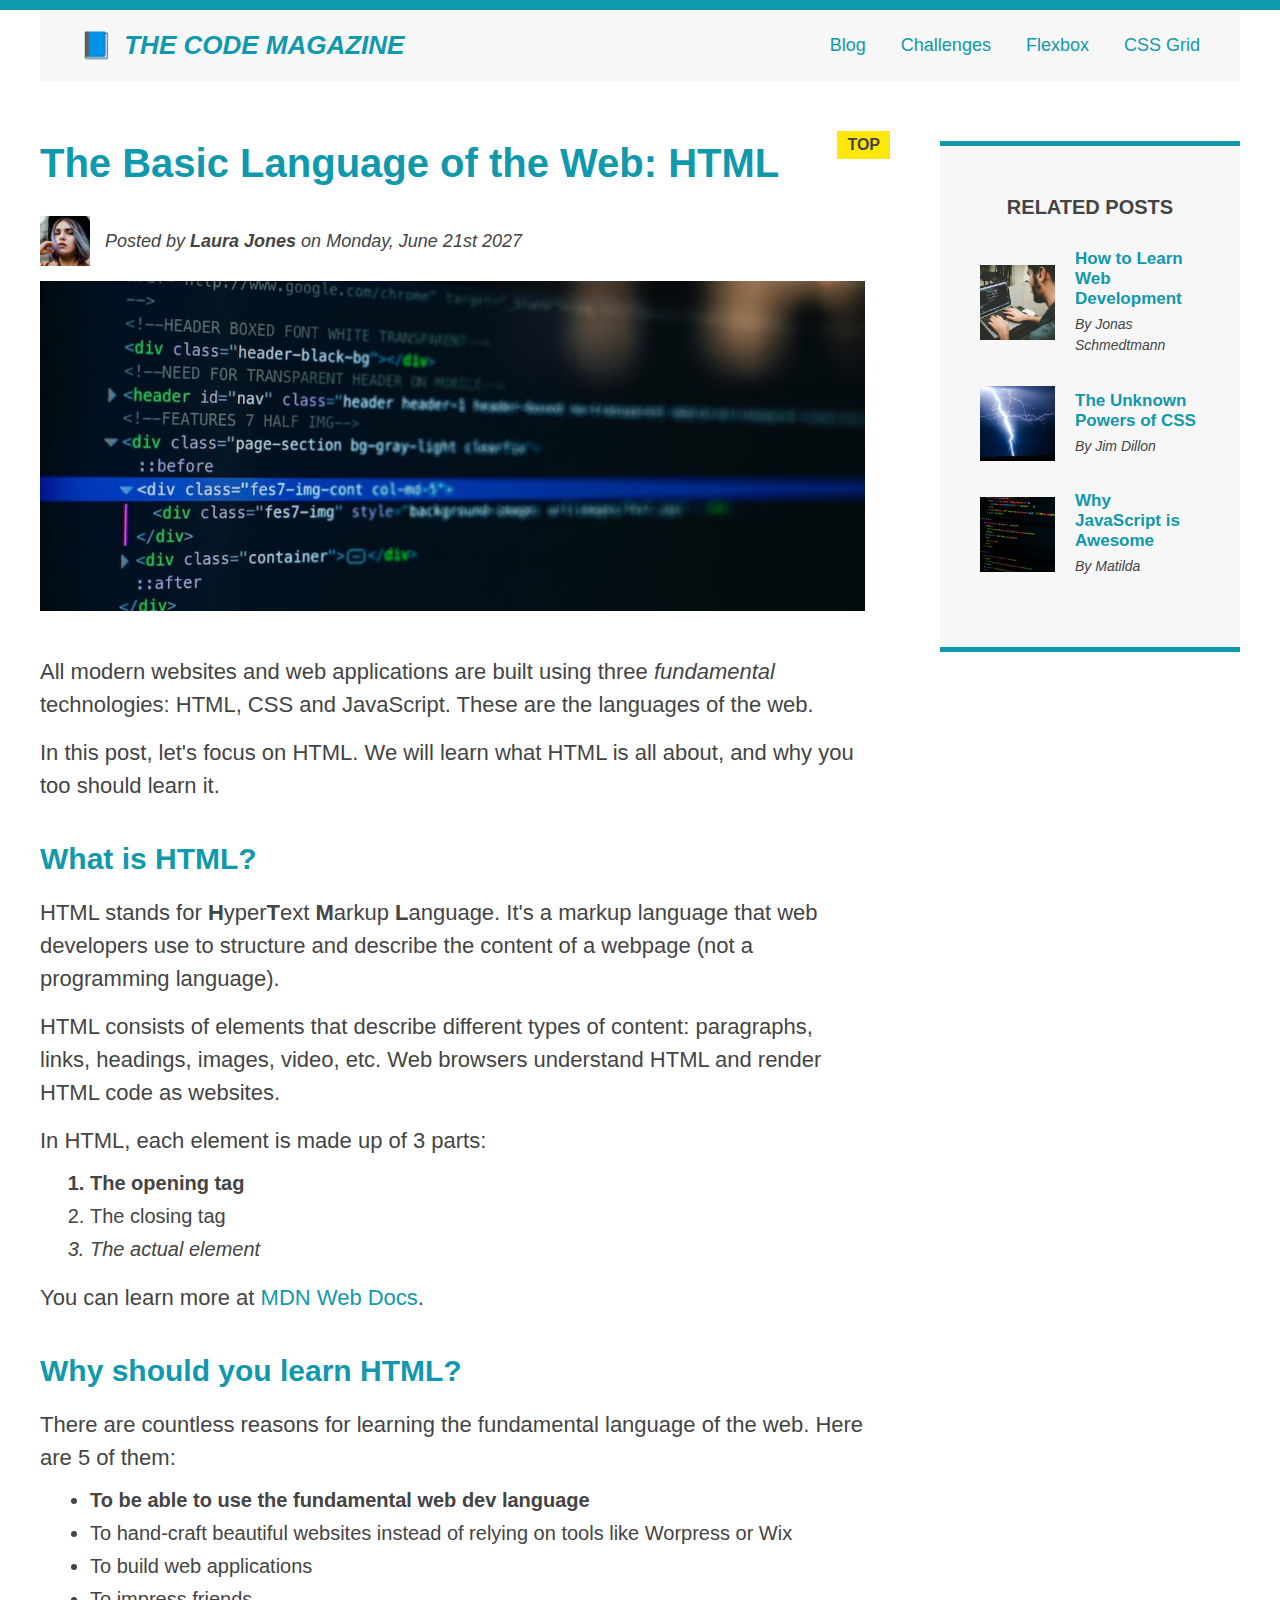
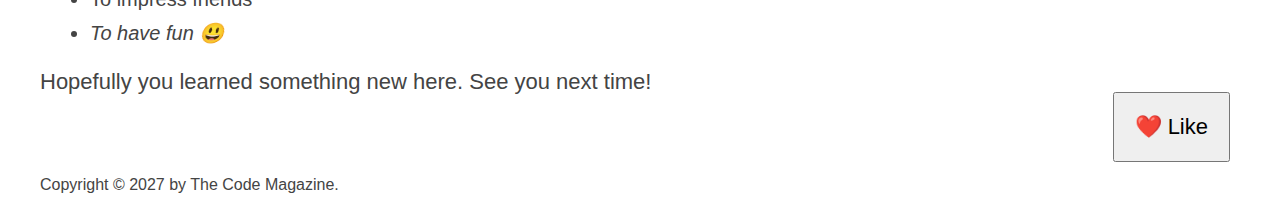
<file: html-css-course/final/04-CSS-Layouts/index.html>
<!DOCTYPE html>
<html lang="en">
  <head>
    <meta charset="UTF-8" />
    <link href="style.css" rel="stylesheet" />

    <title>The Basic Language of the Web: HTML</title>
  </head>

  <body>
    <!--
    <h1>The Basic Language of the Web: HTML</h1>
    <h2>The Basic Language of the Web: HTML</h2>
    <h3>The Basic Language of the Web: HTML</h3>
    <h4>The Basic Language of the Web: HTML</h4>
    <h5>The Basic Language of the Web: HTML</h5>
    <h6>The Basic Language of the Web: HTML</h6>
    -->

    <div class="container">
      <header class="main-header clearfix">
        <h1>📘 The Code Magazine</h1>

        <nav>
          <!-- <strong>This is the navigation</strong> -->
          <a href="blog.html">Blog</a>
          <a href="#">Challenges</a>
          <a href="flexbox.html">Flexbox</a>
          <a href="css-grid.html">CSS Grid</a>
        </nav>

        <!-- <div class="clear"></div> -->
      </header>

      <!-- ONLY NECESSARY FOR FLEXBOX -->
      <!-- <div class="row"> -->
      <article>
        <header class="post-header">
          <h2>The Basic Language of the Web: HTML</h2>

          <div class="author-box">
            <img
              src="img/laura-jones.jpg"
              alt="Headshot of Laura Jones"
              height="50"
              width="50"
              class="author-img"
            />

            <p id="author" class="author">
              Posted by <strong>Laura Jones</strong> on Monday, June 21st 2027
            </p>
          </div>

          <img
            src="img/post-img.jpg"
            alt="HTML code on a screen"
            width="500"
            height="200"
            class="post-img"
          />
          <button>❤️ Like</button>
        </header>

        <p>
          All modern websites and web applications are built using three
          <em>fundamental</em>
          technologies: HTML, CSS and JavaScript. These are the languages of the
          web.
        </p>

        <p>
          In this post, let's focus on HTML. We will learn what HTML is all
          about, and why you too should learn it.
        </p>

        <h3>What is HTML?</h3>
        <p>
          HTML stands for <strong>H</strong>yper<strong>T</strong>ext
          <strong>M</strong>arkup <strong>L</strong>anguage. It's a markup
          language that web developers use to structure and describe the content
          of a webpage (not a programming language).
        </p>
        <p>
          HTML consists of elements that describe different types of content:
          paragraphs, links, headings, images, video, etc. Web browsers
          understand HTML and render HTML code as websites.
        </p>
        <p>In HTML, each element is made up of 3 parts:</p>

        <ol>
          <li class="first-li">The opening tag</li>
          <li>The closing tag</li>
          <li>The actual element</li>
        </ol>

        <p>
          You can learn more at
          <a
            href="https://developer.mozilla.org/en-US/docs/Web/HTML"
            target="_blank"
            >MDN Web Docs</a
          >.
        </p>

        <h3>Why should you learn HTML?</h3>

        <p>
          There are countless reasons for learning the fundamental language of
          the web. Here are 5 of them:
        </p>

        <ul>
          <li class="first-li">
            To be able to use the fundamental web dev language
          </li>
          <li>
            To hand-craft beautiful websites instead of relying on tools like
            Worpress or Wix
          </li>
          <li>To build web applications</li>
          <li>To impress friends</li>
          <li>To have fun 😃</li>
        </ul>

        <p>Hopefully you learned something new here. See you next time!</p>
      </article>

      <aside>
        <h4>Related posts</h4>

        <ul class="related">
          <li class="related-post">
            <img
              src="img/related-1.jpg"
              alt="Person programming"
              width="75"
              height="75"
            />
            <div>
              <a href="#" class="related-link">How to Learn Web Development</a>
              <p class="related-author">By Jonas Schmedtmann</p>
            </div>
          </li>
          <li class="related-post">
            <img
              src="img/related-2.jpg"
              alt="Lightning"
              width="75"
              height="75"
            />
            <div>
              <a href="#" class="related-link">The Unknown Powers of CSS</a>
              <p class="related-author">By Jim Dillon</p>
            </div>
          </li>
          <li class="related-post">
            <img
              src="img/related-3.jpg"
              alt="JavaScript code on a screen"
              width="75"
              height="75"
            />
            <div>
              <a href="#" class="related-link">Why JavaScript is Awesome</a>
              <p class="related-author">By Matilda</p>
            </div>
          </li>
        </ul>
      </aside>
      <!-- </div> -->

      <footer>
        <p id="copyright" class="copyright text">
          Copyright &copy; 2027 by The Code Magazine.
        </p>
      </footer>
    </div>
  </body>
</html>
</file>
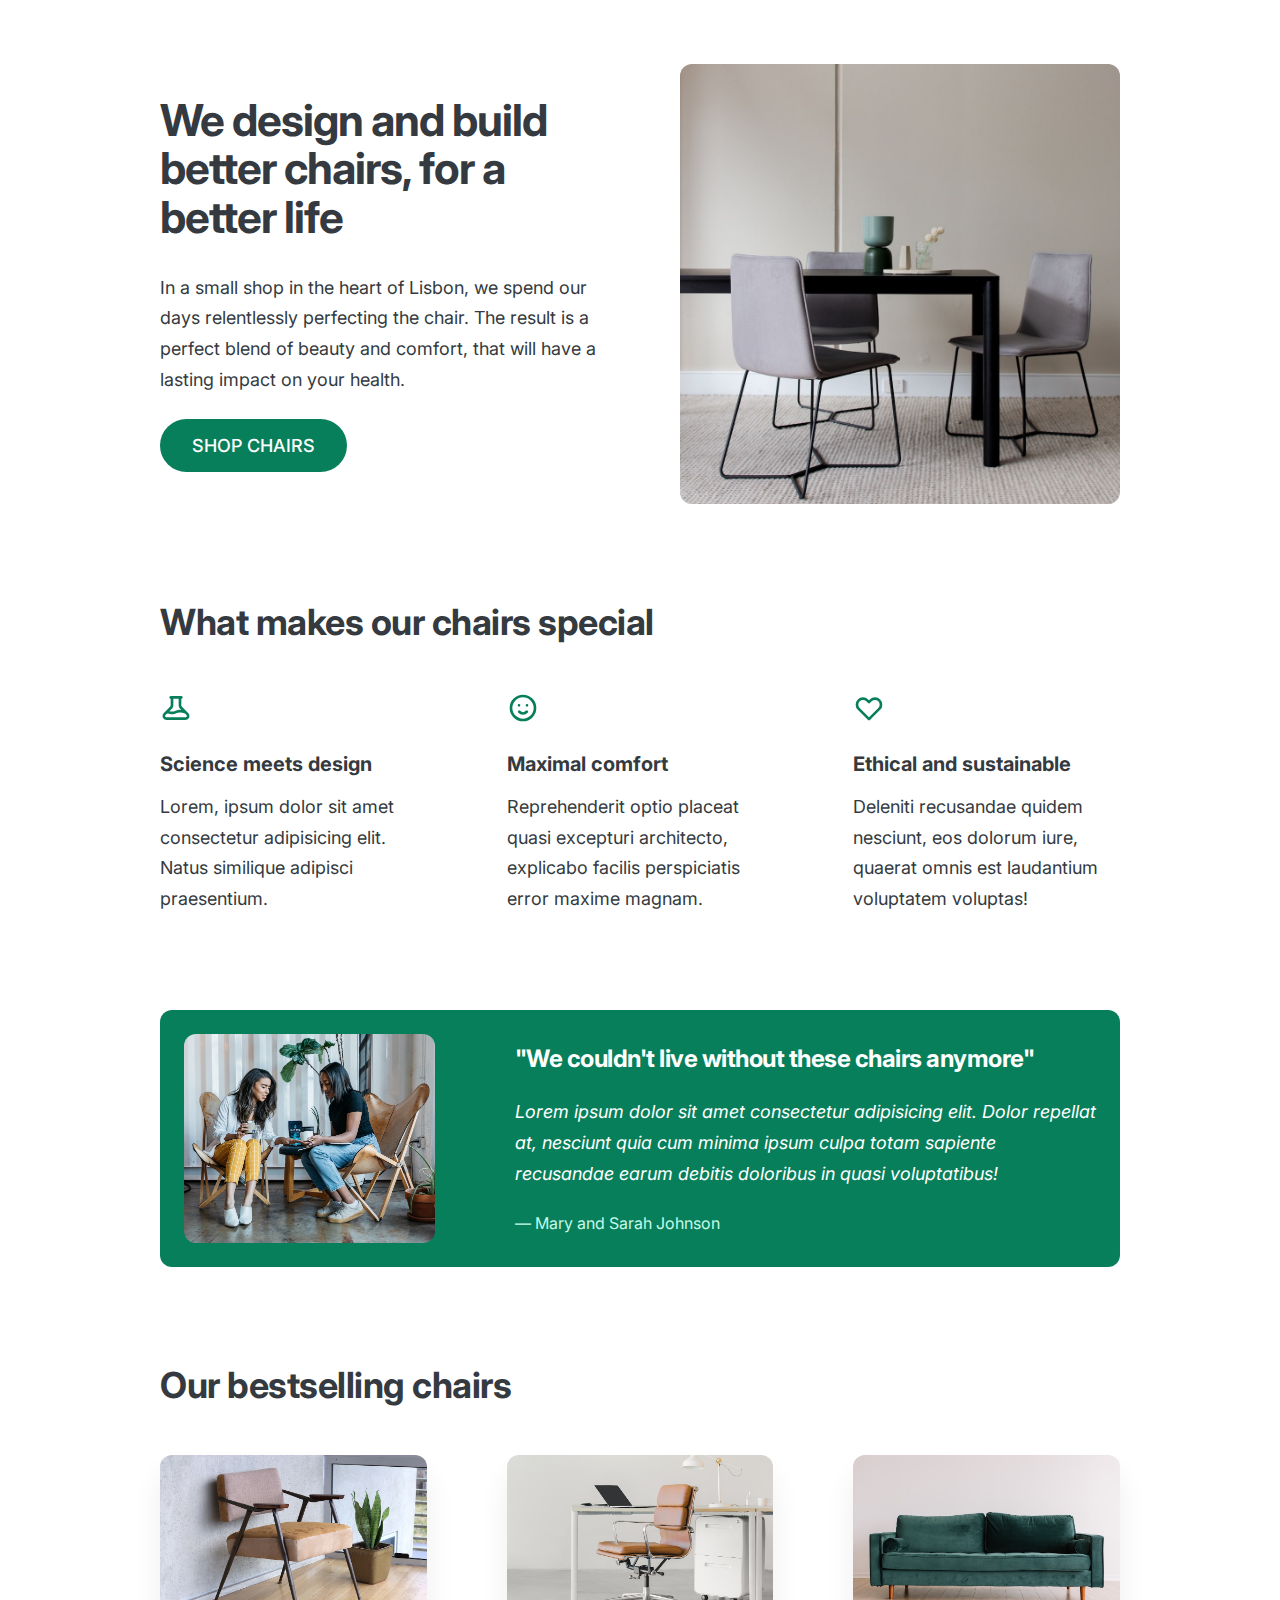
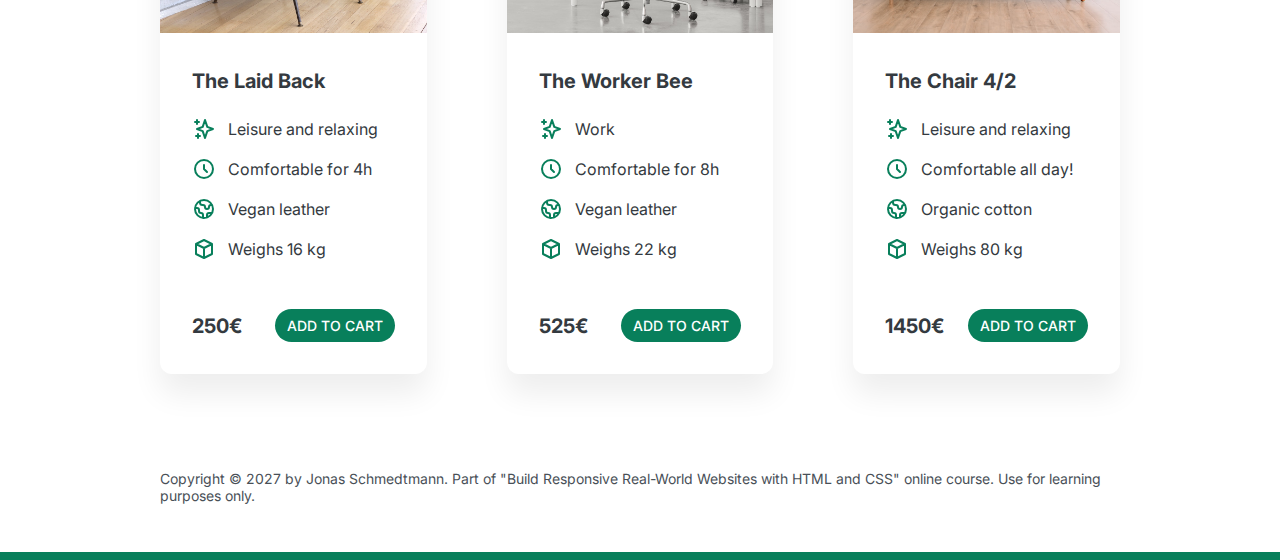
<file: html-css-course/final/05-Design/index.html>
<!DOCTYPE html>
<html lang="en">
  <head>
    <meta charset="UTF-8" />
    <meta http-equiv="X-UA-Compatible" content="IE=edge" />
    <meta name="viewport" content="width=device-width, initial-scale=1.0" />

    <link rel="preconnect" href="https://fonts.gstatic.com" />
    <link
      href="https://fonts.googleapis.com/css2?family=Inter:wght@400;500;700&display=swap"
      rel="stylesheet"
    />

    <link rel="stylesheet" href="style.css" />
    <title>Lisbon Chair Shop</title>
  </head>
  <body>
    <div class="container">
      <header>
        <div class="header-text-box">
          <h1>We design and build better chairs, for a better life</h1>
          <p class="header-text">
            In a small shop in the heart of Lisbon, we spend our days
            relentlessly perfecting the chair. The result is a perfect blend of
            beauty and comfort, that will have a lasting impact on your health.
          </p>
          <a class="btn btn--big" href="#">Shop chairs</a>
        </div>
        <img src="hero.jpg" alt="Photo" />
      </header>

      <section>
        <h2>What makes our chairs special</h2>
        <div class="grid-3-cols">
          <div>
            <svg
              xmlns="http://www.w3.org/2000/svg"
              class="features-icon"
              fill="none"
              viewBox="0 0 24 24"
              stroke="currentColor"
            >
              <path
                stroke-linecap="round"
                stroke-linejoin="round"
                stroke-width="2"
                d="M19.428 15.428a2 2 0 00-1.022-.547l-2.387-.477a6 6 0 00-3.86.517l-.318.158a6 6 0 01-3.86.517L6.05 15.21a2 2 0 00-1.806.547M8 4h8l-1 1v5.172a2 2 0 00.586 1.414l5 5c1.26 1.26.367 3.414-1.415 3.414H4.828c-1.782 0-2.674-2.154-1.414-3.414l5-5A2 2 0 009 10.172V5L8 4z"
              />
            </svg>
            <p class="features-title"><strong>Science meets design</strong></p>
            <p class="features-text">
              Lorem, ipsum dolor sit amet consectetur adipisicing elit. Natus
              similique adipisci praesentium.
            </p>
          </div>

          <div>
            <svg
              xmlns="http://www.w3.org/2000/svg"
              class="features-icon"
              fill="none"
              viewBox="0 0 24 24"
              stroke="currentColor"
            >
              <path
                stroke-linecap="round"
                stroke-linejoin="round"
                stroke-width="2"
                d="M14.828 14.828a4 4 0 01-5.656 0M9 10h.01M15 10h.01M21 12a9 9 0 11-18 0 9 9 0 0118 0z"
              />
            </svg>
            <p class="features-title">
              <strong>Maximal comfort</strong>
            </p>
            <p class="features-text">
              Reprehenderit optio placeat quasi excepturi architecto, explicabo
              facilis perspiciatis error maxime magnam.
            </p>
          </div>

          <div>
            <svg
              xmlns="http://www.w3.org/2000/svg"
              class="features-icon"
              fill="none"
              viewBox="0 0 24 24"
              stroke="currentColor"
            >
              <path
                stroke-linecap="round"
                stroke-linejoin="round"
                stroke-width="2"
                d="M4.318 6.318a4.5 4.5 0 000 6.364L12 20.364l7.682-7.682a4.5 4.5 0 00-6.364-6.364L12 7.636l-1.318-1.318a4.5 4.5 0 00-6.364 0z"
              />
            </svg>
            <p class="features-title">
              <strong>Ethical and sustainable</strong>
            </p>
            <p class="features-text">
              Deleniti recusandae quidem nesciunt, eos dolorum iure, quaerat
              omnis est laudantium voluptatem voluptas!
            </p>
          </div>
        </div>
      </section>

      <section class="testimonial-section">
        <div class="grid-3-cols">
          <img src="customers.jpg" alt="People sitting on chairs" />
          <div class="testimonial-box">
            <h2>"We couldn't live without these chairs anymore"</h2>
            <blockquote class="testimonial-text">
              Lorem ipsum dolor sit amet consectetur adipisicing elit. Dolor
              repellat at, nesciunt quia cum minima ipsum culpa totam sapiente
              recusandae earum debitis doloribus in quasi voluptatibus!
            </blockquote>
            <p class="testimonial-author">&mdash; Mary and Sarah Johnson</p>
          </div>
        </div>
      </section>

      <section>
        <h2>Our bestselling chairs</h2>
        <div class="grid-3-cols">
          <figure class="chair">
            <img src="chair-1.jpg" alt="Chair" />
            <div class="chair-box">
              <h3>The Laid Back</h3>
              <ul class="chair-details">
                <li>
                  <svg
                    xmlns="http://www.w3.org/2000/svg"
                    class="chair-icon"
                    fill="none"
                    viewBox="0 0 24 24"
                    stroke="currentColor"
                  >
                    <path
                      stroke-linecap="round"
                      stroke-linejoin="round"
                      stroke-width="2"
                      d="M5 3v4M3 5h4M6 17v4m-2-2h4m5-16l2.286 6.857L21 12l-5.714 2.143L13 21l-2.286-6.857L5 12l5.714-2.143L13 3z"
                    />
                  </svg>
                  <!-- Span is a generic INLINE text element, it doesn't have any meaning. It's like a div element, but inline -->
                  <span>Leisure and relaxing</span>
                </li>
                <li>
                  <svg
                    xmlns="http://www.w3.org/2000/svg"
                    class="chair-icon"
                    fill="none"
                    viewBox="0 0 24 24"
                    stroke="currentColor"
                  >
                    <path
                      stroke-linecap="round"
                      stroke-linejoin="round"
                      stroke-width="2"
                      d="M12 8v4l3 3m6-3a9 9 0 11-18 0 9 9 0 0118 0z"
                    />
                  </svg>
                  <span>Comfortable for 4h</span>
                </li>
                <li>
                  <svg
                    xmlns="http://www.w3.org/2000/svg"
                    class="chair-icon"
                    fill="none"
                    viewBox="0 0 24 24"
                    stroke="currentColor"
                  >
                    <path
                      stroke-linecap="round"
                      stroke-linejoin="round"
                      stroke-width="2"
                      d="M3.055 11H5a2 2 0 012 2v1a2 2 0 002 2 2 2 0 012 2v2.945M8 3.935V5.5A2.5 2.5 0 0010.5 8h.5a2 2 0 012 2 2 2 0 104 0 2 2 0 012-2h1.064M15 20.488V18a2 2 0 012-2h3.064M21 12a9 9 0 11-18 0 9 9 0 0118 0z"
                    />
                  </svg>
                  <span>Vegan leather</span>
                </li>
                <li>
                  <svg
                    xmlns="http://www.w3.org/2000/svg"
                    class="chair-icon"
                    fill="none"
                    viewBox="0 0 24 24"
                    stroke="currentColor"
                  >
                    <path
                      stroke-linecap="round"
                      stroke-linejoin="round"
                      stroke-width="2"
                      d="M20 7l-8-4-8 4m16 0l-8 4m8-4v10l-8 4m0-10L4 7m8 4v10M4 7v10l8 4"
                    />
                  </svg>
                  <span>Weighs 16 kg</span>
                </li>
              </ul>
              <div class="chair-price">
                <strong>250€</strong>
                <a href="#" class="btn btn--small">Add to cart</a>
              </div>
            </div>
          </figure>

          <figure class="chair">
            <img src="chair-2.jpg" alt="Chair" />
            <div class="chair-box">
              <h3>The Worker Bee</h3>
              <ul class="chair-details">
                <li>
                  <svg
                    xmlns="http://www.w3.org/2000/svg"
                    class="chair-icon"
                    fill="none"
                    viewBox="0 0 24 24"
                    stroke="currentColor"
                  >
                    <path
                      stroke-linecap="round"
                      stroke-linejoin="round"
                      stroke-width="2"
                      d="M5 3v4M3 5h4M6 17v4m-2-2h4m5-16l2.286 6.857L21 12l-5.714 2.143L13 21l-2.286-6.857L5 12l5.714-2.143L13 3z"
                    />
                  </svg>
                  <span>Work</span>
                </li>
                <li>
                  <svg
                    xmlns="http://www.w3.org/2000/svg"
                    class="chair-icon"
                    fill="none"
                    viewBox="0 0 24 24"
                    stroke="currentColor"
                  >
                    <path
                      stroke-linecap="round"
                      stroke-linejoin="round"
                      stroke-width="2"
                      d="M12 8v4l3 3m6-3a9 9 0 11-18 0 9 9 0 0118 0z"
                    />
                  </svg>
                  <span>Comfortable for 8h</span>
                </li>
                <li>
                  <svg
                    xmlns="http://www.w3.org/2000/svg"
                    class="chair-icon"
                    fill="none"
                    viewBox="0 0 24 24"
                    stroke="currentColor"
                  >
                    <path
                      stroke-linecap="round"
                      stroke-linejoin="round"
                      stroke-width="2"
                      d="M3.055 11H5a2 2 0 012 2v1a2 2 0 002 2 2 2 0 012 2v2.945M8 3.935V5.5A2.5 2.5 0 0010.5 8h.5a2 2 0 012 2 2 2 0 104 0 2 2 0 012-2h1.064M15 20.488V18a2 2 0 012-2h3.064M21 12a9 9 0 11-18 0 9 9 0 0118 0z"
                    />
                  </svg>
                  <span>Vegan leather</span>
                </li>
                <li>
                  <svg
                    xmlns="http://www.w3.org/2000/svg"
                    class="chair-icon"
                    fill="none"
                    viewBox="0 0 24 24"
                    stroke="currentColor"
                  >
                    <path
                      stroke-linecap="round"
                      stroke-linejoin="round"
                      stroke-width="2"
                      d="M20 7l-8-4-8 4m16 0l-8 4m8-4v10l-8 4m0-10L4 7m8 4v10M4 7v10l8 4"
                    />
                  </svg>
                  <span>Weighs 22 kg</span>
                </li>
              </ul>
              <div class="chair-price">
                <strong>525€</strong>
                <a href="#" class="btn btn--small">Add to cart</a>
              </div>
            </div>
          </figure>

          <figure class="chair">
            <img src="chair-3.jpg" alt="Chair" />
            <div class="chair-box">
              <h3>The Chair 4/2</h3>
              <ul class="chair-details">
                <li>
                  <svg
                    xmlns="http://www.w3.org/2000/svg"
                    class="chair-icon"
                    fill="none"
                    viewBox="0 0 24 24"
                    stroke="currentColor"
                  >
                    <path
                      stroke-linecap="round"
                      stroke-linejoin="round"
                      stroke-width="2"
                      d="M5 3v4M3 5h4M6 17v4m-2-2h4m5-16l2.286 6.857L21 12l-5.714 2.143L13 21l-2.286-6.857L5 12l5.714-2.143L13 3z"
                    />
                  </svg>
                  <span>Leisure and relaxing</span>
                </li>
                <li>
                  <svg
                    xmlns="http://www.w3.org/2000/svg"
                    class="chair-icon"
                    fill="none"
                    viewBox="0 0 24 24"
                    stroke="currentColor"
                  >
                    <path
                      stroke-linecap="round"
                      stroke-linejoin="round"
                      stroke-width="2"
                      d="M12 8v4l3 3m6-3a9 9 0 11-18 0 9 9 0 0118 0z"
                    />
                  </svg>
                  <span>Comfortable all day!</span>
                </li>
                <li>
                  <svg
                    xmlns="http://www.w3.org/2000/svg"
                    class="chair-icon"
                    fill="none"
                    viewBox="0 0 24 24"
                    stroke="currentColor"
                  >
                    <path
                      stroke-linecap="round"
                      stroke-linejoin="round"
                      stroke-width="2"
                      d="M3.055 11H5a2 2 0 012 2v1a2 2 0 002 2 2 2 0 012 2v2.945M8 3.935V5.5A2.5 2.5 0 0010.5 8h.5a2 2 0 012 2 2 2 0 104 0 2 2 0 012-2h1.064M15 20.488V18a2 2 0 012-2h3.064M21 12a9 9 0 11-18 0 9 9 0 0118 0z"
                    />
                  </svg>
                  <span>Organic cotton</span>
                </li>
                <li>
                  <svg
                    xmlns="http://www.w3.org/2000/svg"
                    class="chair-icon"
                    fill="none"
                    viewBox="0 0 24 24"
                    stroke="currentColor"
                  >
                    <path
                      stroke-linecap="round"
                      stroke-linejoin="round"
                      stroke-width="2"
                      d="M20 7l-8-4-8 4m16 0l-8 4m8-4v10l-8 4m0-10L4 7m8 4v10M4 7v10l8 4"
                    />
                  </svg>
                  <span>Weighs 80 kg</span>
                </li>
              </ul>
              <div class="chair-price">
                <strong>1450€</strong>
                <a href="#" class="btn btn--small">Add to cart</a>
              </div>
            </div>
          </figure>
        </div>
      </section>

      <footer>
        Copyright &copy; 2027 by Jonas Schmedtmann. Part of "Build Responsive
        Real-World Websites with HTML and CSS" online course. Use for learning
        purposes only.
      </footer>
    </div>
  </body>
</html>
</file>
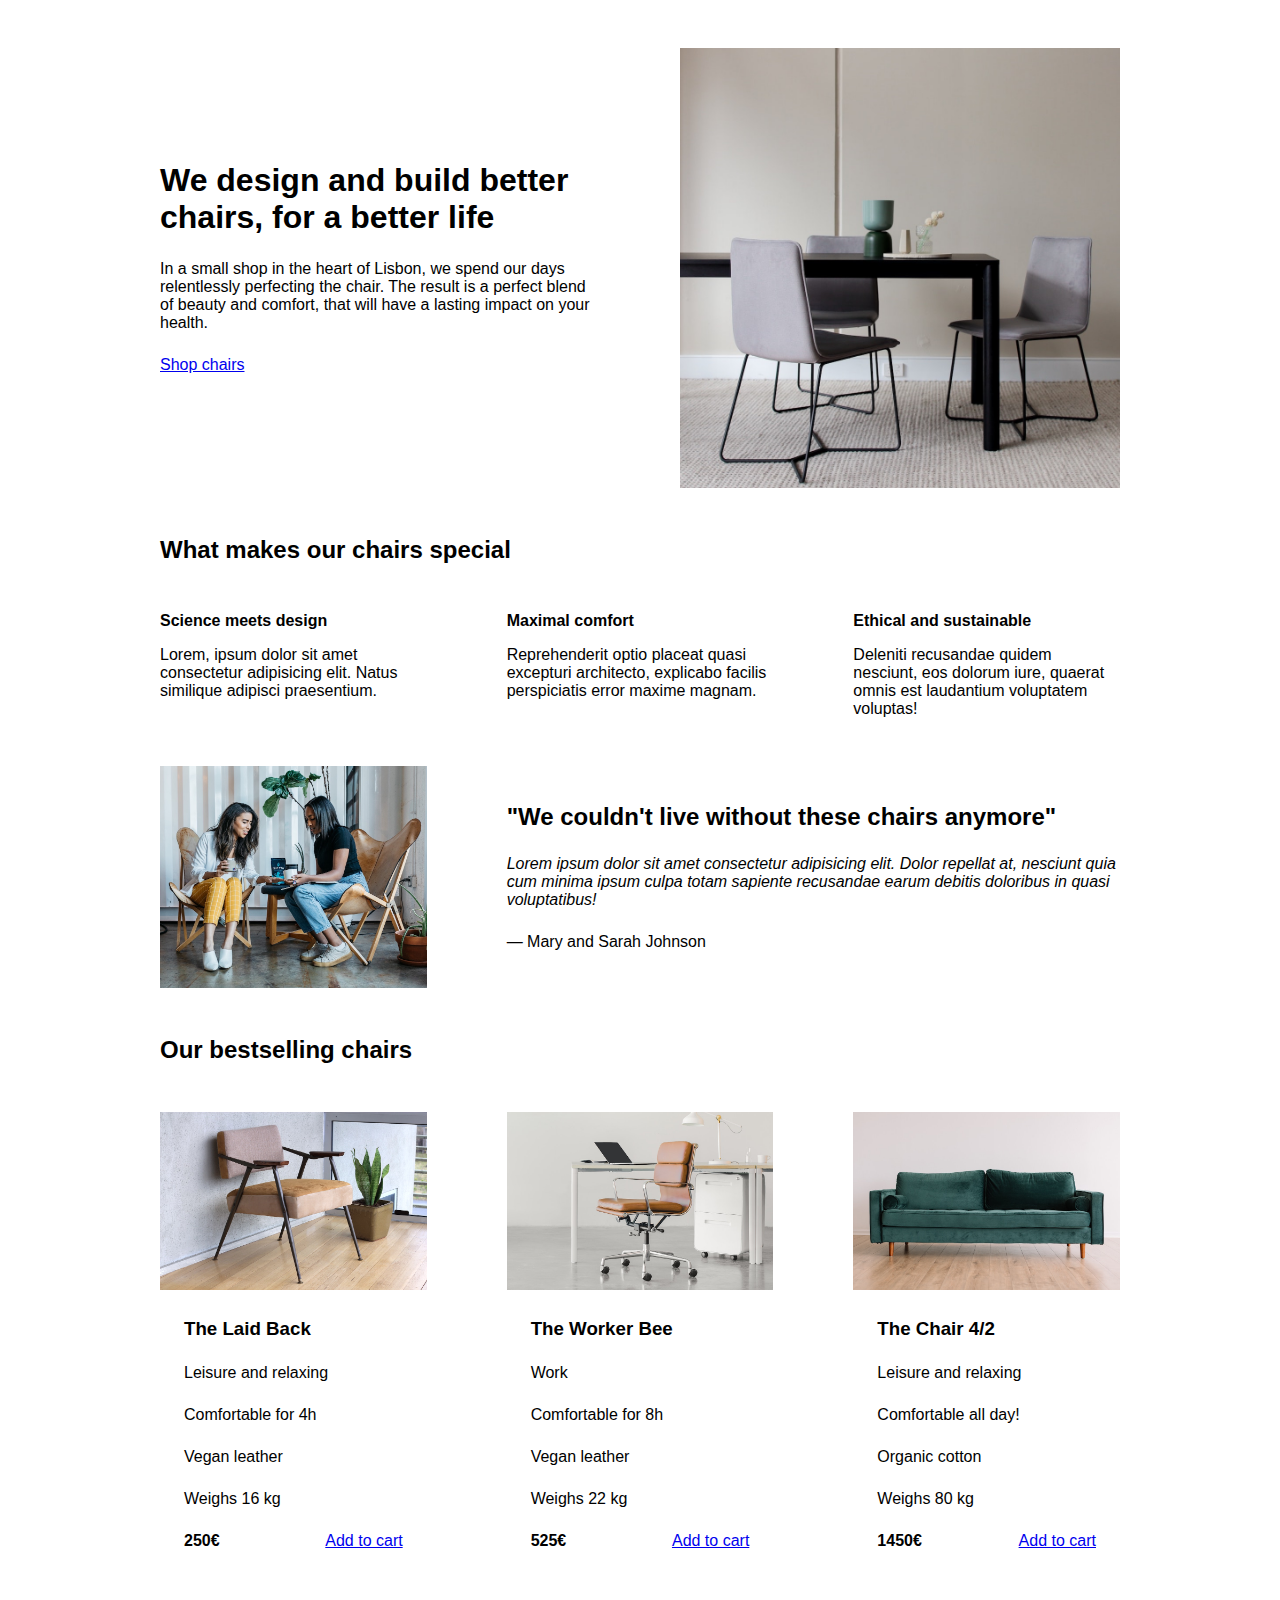
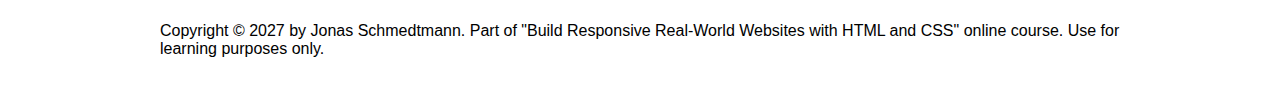
<file: html-css-course/starter/05-Design/index.html>
<!DOCTYPE html>
<html lang="en">
  <head>
    <meta charset="UTF-8" />
    <meta http-equiv="X-UA-Compatible" content="IE=edge" />
    <meta name="viewport" content="width=device-width, initial-scale=1.0" />

    <link rel="stylesheet" href="style.css" />
    <title>Lisbon Chair Shop</title>
  </head>
  <body>
    <div class="container">
      <header>
        <div class="header-text-box">
          <h1>We design and build better chairs, for a better life</h1>
          <p class="header-text">
            In a small shop in the heart of Lisbon, we spend our days
            relentlessly perfecting the chair. The result is a perfect blend of
            beauty and comfort, that will have a lasting impact on your health.
          </p>
          <a class="btn btn--big" href="#">Shop chairs</a>
        </div>
        <img src="hero.jpg" alt="Photo" />
      </header>

      <section>
        <h2>What makes our chairs special</h2>
        <div class="grid-3-cols">
          <div>
            <p class="features-title"><strong>Science meets design</strong></p>
            <p class="features-text">
              Lorem, ipsum dolor sit amet consectetur adipisicing elit. Natus
              similique adipisci praesentium.
            </p>
          </div>

          <div>
            <p class="features-title">
              <strong>Maximal comfort</strong>
            </p>
            <p class="features-text">
              Reprehenderit optio placeat quasi excepturi architecto, explicabo
              facilis perspiciatis error maxime magnam.
            </p>
          </div>

          <div>
            <p class="features-title">
              <strong>Ethical and sustainable</strong>
            </p>
            <p class="features-text">
              Deleniti recusandae quidem nesciunt, eos dolorum iure, quaerat
              omnis est laudantium voluptatem voluptas!
            </p>
          </div>
        </div>
      </section>

      <section class="testimonial-section">
        <div class="grid-3-cols">
          <img src="customers.jpg" alt="People sitting on chairs" />
          <div class="testimonial-box">
            <h2>"We couldn't live without these chairs anymore"</h2>
            <blockquote class="testimonial-text">
              Lorem ipsum dolor sit amet consectetur adipisicing elit. Dolor
              repellat at, nesciunt quia cum minima ipsum culpa totam sapiente
              recusandae earum debitis doloribus in quasi voluptatibus!
            </blockquote>
            <p class="testimonial-author">&mdash; Mary and Sarah Johnson</p>
          </div>
        </div>
      </section>

      <section>
        <h2>Our bestselling chairs</h2>
        <div class="grid-3-cols">
          <figure class="chair">
            <img src="chair-1.jpg" alt="Chair" />
            <div class="chair-box">
              <h3>The Laid Back</h3>
              <ul class="chair-details">
                <li>
                  <!-- Span is a generic INLINE text element, it doesn't have any meaning. It's like a div element, but inline -->
                  <span>Leisure and relaxing</span>
                </li>
                <li>
                  <span>Comfortable for 4h</span>
                </li>
                <li>
                  <span>Vegan leather</span>
                </li>
                <li>
                  <span>Weighs 16 kg</span>
                </li>
              </ul>
              <div class="chair-price">
                <strong>250€</strong>
                <a href="#" class="btn btn--small">Add to cart</a>
              </div>
            </div>
          </figure>

          <figure class="chair">
            <img src="chair-2.jpg" alt="Chair" />
            <div class="chair-box">
              <h3>The Worker Bee</h3>
              <ul class="chair-details">
                <li>
                  <span>Work</span>
                </li>
                <li>
                  <span>Comfortable for 8h</span>
                </li>
                <li>
                  <span>Vegan leather</span>
                </li>
                <li>
                  <span>Weighs 22 kg</span>
                </li>
              </ul>
              <div class="chair-price">
                <strong>525€</strong>
                <a href="#" class="btn btn--small">Add to cart</a>
              </div>
            </div>
          </figure>

          <figure class="chair">
            <img src="chair-3.jpg" alt="Chair" />
            <div class="chair-box">
              <h3>The Chair 4/2</h3>
              <ul class="chair-details">
                <li>
                  <span>Leisure and relaxing</span>
                </li>
                <li>
                  <span>Comfortable all day!</span>
                </li>
                <li>
                  <span>Organic cotton</span>
                </li>
                <li>
                  <span>Weighs 80 kg</span>
                </li>
              </ul>
              <div class="chair-price">
                <strong>1450€</strong>
                <a href="#" class="btn btn--small">Add to cart</a>
              </div>
            </div>
          </figure>
        </div>
      </section>

      <footer>
        Copyright &copy; 2027 by Jonas Schmedtmann. Part of "Build Responsive
        Real-World Websites with HTML and CSS" online course. Use for learning
        purposes only.
      </footer>
    </div>
  </body>
</html>
</file>
<file: css/style.css>
/*
supporting links
https://maketintsandshades.com/#e67e22

https://yeun.github.io/open-color/


--- 01 TYPOGRAPHY SYSTEM

- FONT SIZE SYSTEM (px):
10 / 12 / 14 / 16 / 18 / 20 / 24 / 30 / 36 / 44 / 52 / 62 / 74 / 86 / 98

- Font weights:
Default: 400
Medium: 500
Semi-bold: 600
Bold: 700

- Line heights:
Default: 1
Small: 1.05
Paragraph default: 1.6


--- 02 COLORS

- Primary: #e67e22
- Tints: #fdf2e9
- Shades:#cf711f
- Accents:
- Greys:
#555
#333

--- 05 SHADOWS

--- 06 BORDER-RADIUS
Default: 9px

--- 07 WHITESPACE
- SPACING SYSTEM (px):
2 / 4 / 8 / 12 / 16 / 24 / 32 / 48 / 64 / 80 / 96 / 128

*/

* {
  padding: 0;
  margin: 0;
  box-sizing: border-box;
  /* border: 2px solid red; */
}

html {
  /* font-size: 10px; */
  font-size: 62.5%;
}

body {
  font-family: "Rubik", sans-serif;
  line-height: 1;
  font-weight: 400;
  color: #555;
}

/********************************/
/*  GENERAL REUSABLE COMPONENTs */
/********************************/

.container {
  max-width: 120rem; /* 1140px */
  padding: 0 3.2rem;
  margin: 0 auto;
}

.grid {
  display: grid;
  gap: 9.6rem;
}

.grid--2-cols {
  grid-template-columns: repeat(2, 1fr);
}

.grid--3-cols {
  grid-template-columns: repeat(3, 1fr);
}

.grid--4-cols {
  grid-template-columns: repeat(4, 1fr);
}

.heading-primary,
.heading-secondary {
  font-weight: 700;
  color: #333;
  letter-spacing: -0.5px;
}

.heading-primary {
  font-size: 5.2rem;
  line-height: 1.05;
  margin-bottom: 3.2rem;
}

.heading-secondary {
  font-size: 4.4rem;
  line-height: 1.2;
}

.subheading {
  display: block;
  font-size: 1.6rem;
  font-weight: 500;
  color: #cf711f;
  text-transform: uppercase;
  margin-bottom: 1.6rem;
}

.btn:link,
.btn:visited {
  display: inline-block;

  text-decoration: none;
  font-size: 2rem;
  padding: 1.6rem 3.2rem;
  border-radius: 9px;

  /* Put transition on original state */
  transition: background-color 0.3s;
}

.btn--full:link,
.btn--full:visited {
  background-color: #e67e22;
  color: #fff;
}

.btn--full:hover,
.btn--full:active {
  background-color: #cf711f;
}

.btn--outline:link,
.btn--outline:visited {
  background-color: #fff;
  color: #555;
}

.btn--outline:hover,
.btn--outline:active {
  background-color: #fdf2e9;

  /* border inside */
  box-shadow: inset 0 0 0 3px #fff;
}

.margin-right-sm {
  margin-right: 1.6rem !important;
}

/********************************/
/*  HEADER */
/********************************/

.header {
  display: flex;
  justify-content: space-between;
  align-items: center;
  background-color: #fdf2e9;

  height: 9.6rem;
  padding: 0 4.8rem;
}

.logo {
  height: 2.2rem;
}

/********************************/
/*  NAVIGATION */
/********************************/
.main-nav-list {
  list-style: none;
  display: flex;
  gap: 3.2rem;

  align-items: center;
}

.main-nav-link:link,
.main-nav-link:visited {
  display: inline-block;
  text-decoration: none;
  color: #333;
  font-weight: 500;
  font-size: 1.8rem;

  transition: all 0.3s;
}

.main-nav-link:hover,
.main-nav-link:active {
  color: #cf711f;
}

.main-nav-link.nav-cta:link,
.main-nav-link.nav-cta:visited {
  padding: 1.2rem 2.4rem;
  border-radius: 9px;
  color: #fff;
  background-color: #e67e22;
}

.main-nav-link.nav-cta:hover,
.main-nav-link.nav-cta:active {
  background-color: #cf711f;
}
/********************************/
/*  HERO SECTION */
/********************************/

.section-hero {
  background-color: #fdf2e9;
  padding: 4.8rem 0 9.6rem 0;
}

.hero {
  max-width: 130rem;
  margin: 0 auto;
  padding: 0 3.2rem;
  display: grid;
  grid-template-columns: 1fr 1fr;
  gap: 9.6rem;
  align-items: center;
}

.hero-description {
  font-size: 2rem;
  line-height: 1.6;
  margin-bottom: 4.8rem;
}

.hero-img {
  width: 100%;
}

.delivered-meals {
  display: flex;
  align-items: center;
  gap: 1.6rem;

  margin-top: 8rem;
}

.delivered-imgs {
  display: flex;
}

.delivered-imgs img {
  height: 4.8rem;
  width: 4.8rem;
  border-radius: 50%;
  border: 3px solid #fdf2e9;

  margin-right: -1.6rem;
}

.delivered-imgs img:last-child {
  margin: 0;
}

.delivered-text {
  font-size: 1.8rem;
  font-weight: 600;
}

.delivered-text span {
  color: #cf711f;
  font-weight: 700;
}

/********************************/
/*  HOW IT WORKS SECTION */
/********************************/

.section-how {
  padding: 9.6rem 0;
}

.step-img {
  width: 50%;
}
</file>
<file: ch03/style.css>
* {
    margin: 0;
    padding: 0;
}

body {
    font-family: sans-serif;
    color: #444;

    position: relative;
}

.container {
    width: 800px;
    margin: 0 auto;
}

.main-header {
    background-color: #f7f7f7;
    padding: 20px 40px;
    margin-bottom: 60px;

    height: 80px;
}

.post-header {
    margin-bottom: 40px;
}

aside {
    background-color: #f7f7f7;
    border-top: 5px solid #1098ad;
    border-bottom: 5px solid #1098ad;
    padding: 50px 0;

    width: 500px;
}

h1,
h2,
h3 {
    color: #1098ad;
}

h1 {
    font-size: 26px;
    text-transform: uppercase;
    font-style: italic;
}

h2 {
    font-size: 40px;
    margin-bottom: 30px;
}

h3 {
    font-size: 30px;
    margin-bottom: 20px;
}

h4 {
    font-size: 20px;
    text-transform: uppercase;
    text-align: center;
}

p {
    font-size: 22px;
    line-height: 1.5;
    margin-bottom: 15px;
}

ul,
ol {
    margin-left: 50px;
    margin-bottom: 20px;
}

li {
    font-size: 20px;
}

#author {
    font-style: italic;
    font-size: 18px;
}

#copyright {
    font-size: 16px;
}

.related-author {
    font-size: 18px;
    font-weight: bold;
}

.related {
    list-style: none;
}

.first-li {
    font-weight: bold;
}

.post-img {
    width: 100%;
    height: auto;
}

button {
    font-size: 22px;
    padding: 20px;
    cursor: pointer;

    position: absolute;
    bottom: 50px;
    right: 50px;
}

h1::first-letter {
    font-style: normal;
    margin-right: 5px;
}

h2 {
    position: relative;
}
h2::after {
    content: "TOP";
    background-color: #ffe70e;
    color: #444;
    font-size: 15px;
    font-weight: bold;

    display: inline-block;
    padding: 5px 10px;
    position: absolute;
    top: -10px;
    right: -25px;
}
</file>
<file: ch04/style.css>
* {
    margin: 0;
    padding: 0;
    box-sizing: border-box;
}

/* PAGE SECTIONS */
body {
    color: #444;
    font-family: sans-serif;

    border-top: 10px solid #1098ad;
    position: relative;
}

.container {
    /* width: 800px; */
    width: 1000px;
    /* margin-left: auto;
  margin-right: auto; */
    margin: 0 auto;
}

.main-header {
    background-color: #f7f7f7;
    /* padding: 20px;
  padding-left: 40px;
  padding-right: 40px; */
    padding: 20px 40px;
    margin-bottom: 60px;
    /* height: 80px; */
}

nav {
    font-size: 18px;
    /* text-align: center; */
}

article {
    margin-bottom: 60px;
}

.post-header {
    margin-bottom: 40px;
    /* position: relative; */
}

aside {
    background-color: #f7f7f7;
    border-top: 5px solid #1098ad;
    border-bottom: 5px solid #1098ad;
    /* padding-top: 50px;
  padding-bottom: 50px; */
    padding: 50px 0;
    width: 500px;
}

/* SMALLER ELEMENTS */
h1,
h2,
h3 {
    color: #1098ad;
}

h1 {
    font-size: 26px;
    text-transform: uppercase;
    font-style: italic;
}

h2 {
    font-size: 40px;
    margin-bottom: 30px;
}

h3 {
    font-size: 30px;
    margin-bottom: 20px;
    margin-top: 40px;
}

h4 {
    font-size: 20px;
    text-transform: uppercase;
    text-align: center;
    margin-bottom: 30px;
}

p {
    font-size: 22px;
    line-height: 1.5;
    margin-bottom: 15px;
}

ul,
ol {
    margin-left: 50px;
    margin-bottom: 20px;
}

li {
    font-size: 20px;
    margin-bottom: 10px;
    /* display: inline; */
}

li:last-child {
    margin-bottom: 0;
}

/* footer p {
  font-size: 16px;
} */

/* article header p {
  font-style: italic;
} */

#author {
    font-style: italic;
    font-size: 18px;
}

#copyright {
    font-size: 16px;
}

.related-author {
    font-size: 18px;
    font-weight: bold;
}

/* ul {
  list-style: none;
} */

.related {
    list-style: none;
}

body {
    /* background-color: orangered; */
}

/* .first-li {
  font-weight: bold;
} */

li:first-child {
    font-weight: bold;
}

li:last-child {
    font-style: italic;
}

li:nth-child(even) {
    /* color: red; */
}

/* Misconception: this won't work! */
article p:first-child {
    color: red;
}

/* Styling links */
a:link {
    color: #1098ad;
    text-decoration: none;
}

a:visited {
    /* color: #777; */
    color: #1098ad;
}

a:hover {
    color: orangered;
    font-weight: bold;
    text-decoration: underline orangered;
}

a:active {
    background-color: black;
    font-style: italic;
}
/* LVHA */

.post-img {
    width: 100%;
    height: auto;
}

nav a:link {
    /* background-color: orangered;
  margin: 20px;
  padding: 20px;

  display: block; */

    margin-right: 30px;
    display: inline-block;
}

nav a:link:last-child {
    margin-right: 0;
}

button {
    font-size: 22px;
    padding: 20px;
    cursor: pointer;

    position: absolute;
    /* top: 50px;
  left: 50px; */
    bottom: 50px;
    right: 50px;
}

h1::first-letter {
    font-style: normal;
    margin-right: 5px;
}

h3 + p::first-line {
    /* color: red; */
}

h2 {
    /* background-color: orange; */
    position: relative;
}

h2::before {
    content: "TOP";
    background-color: #ffe70e;
    color: #444;
    font-size: 16px;
    font-weight: bold;
    display: inline-block;
    padding: 5px 10px;
    position: absolute;
    top: -10px;
    right: -25px;
}

/* Resolving conflicts */
/* #copyright {
  color: red;
}

.copyright {
  color: blue;
}

.text {
  color: yellow;
}

footer p {
  color: green !important;
} */

/* nav a:link,
nav p {
  font-size: 18px;
} */

/* FLOATS */
/* .author-img {
    float: left;
    margin-bottom: 20px;
}

.author {
    float: left;
    margin-left: 10px;
    margin-top: 20px;
} */

/* FLEXBOX */
.main-header {
    display: flex;
    align-items: center;
    justify-content: space-between;
}

.author-box {
    display: flex;
    align-items: center;
    margin-bottom: 15px;
}

.author {
    margin-bottom: 0;
    margin-left: 15px;
}

.related-post {
    display: flex;
    align-items: center;
    gap: 20px;
}

.realted-link:link {
    font-size: 17px;
    font-weight: bold;
    font-style: normal;
    margin-bottom: 5px;
    display: block;
}

.related-author {
    margin-bottom: 0;
    font-size: 14px;
    font-weight: normal;
    font-style: italic;
}

.row {
    display: flex;
    align-items: flex-start;
    gap: 75px;
    margin-bottom: 60px;
}

article {
    flex: 1;
    margin-bottom: 0;
}

aside {
    /* DEFAULTS
    flex-grow: 0;
    flex-shrink: 1;
    flex-basis: auto;
    */
    flex: 0 0 300px;
}
</file>
<file: ch05/style.css>
/*
SPACING SYSTEM (px)
2 / 4 / 8 / 12 / 16 / 24 / 32 / 48 / 64 / 80 / 96 / 128

FONT SIZE SYSTEM (px)
10 / 12 / 14 / 16 / 18 / 20 / 24 / 30 / 36 / 44 / 52 / 62 / 74 / 86 / 98
*/

/* 
MAIN COLOR: #087f5b
GREY COLOR: #343a40
*/

* {
    margin: 0;
    padding: 0;
    box-sizing: border-box;
}

/* ------------------------ */
/* GENERAL STYLES */
/* ------------------------ */
body {
    font-family: "Inter", sans-serif;
    color: #343a40;

    border-bottom: 8px solid #087f5b;
}

.container {
    width: 960px;
    margin: 0 auto;
}

header,
section {
    margin-bottom: 96px;
}

h2 {
    margin-bottom: 48px;
    font-size: 36px;
    letter-spacing: -0.5px;
}

.grid-3-cols {
    display: grid;
    grid-template-columns: repeat(3, 1fr);
    column-gap: 80px;
}

.btn:link,
.btn:visited {
    background-color: #087f5b;
    color: #fff;
    text-decoration: none;
    text-transform: uppercase;

    display: inline-block;
    font-weight: 500;
    border-radius: 100px;
}

.btn:hover,
.btn:active {
    background-color: #099268;
}

.btn--big {
    font-size: 18px;
    padding: 16px 32px;
}

.btn--small {
    font-size: 14px;
    padding: 8px 12px;
}

img {
    border-radius: 12px;
}
/* ------------------------ */
/* COMPONENT STYLES */
/* ------------------------ */

/* HEADER */
header {
    display: grid;
    grid-template-columns: repeat(2, 1fr);
    column-gap: 80px;
    margin-top: 48px;
}

.header-text-box {
    align-self: center;
}

h1 {
    margin-bottom: 24px;
    font-size: 44px;
    /*  44 / 52/ 66 */
    line-height: 1.1;
    letter-spacing: -1px;
}

.header-text {
    margin-bottom: 24px;
    font-size: 18px;
    line-height: 1.7;
}

img {
    width: 100%;
}

/* FEATURES */
.features-icon {
    stroke: #087f5b;
    width: 32px;
    height: 32px;
    margin-bottom: 16px;
}

.features-title {
    margin-bottom: 16px;
    font-size: 20px;
}

.features-text {
    font-size: 18px;
    line-height: 1.7;
}

/* TESTIMONIAL */
.testimonial-section {
    background-color: #087f5b;
    color: #fff;
    padding: 24px;
    border-radius: 21px;
}

.testimonial-box {
    grid-column: 2 / -1;
    align-self: center;
}

.testimonial-box h2 {
    margin-bottom: 24px;
    font-size: 24px;
}

.testimonial-text {
    font-style: italic;
    margin-bottom: 24px;
    font-size: 18px;
    line-height: 1.7;
}

/* CHAIRS */
.chair {
    box-shadow: 0 20px 30px 0 rgba(0, 0, 0, 0.1);
    border-radius: 12px;
}

.chair img {
    border-bottom-left-radius: 0;
    border-bottom-right-radius: 0;
}

.chair-box {
    padding: 24px;
}

h3 {
    margin-bottom: 24px;
    font-size: 20px;
}

.chair-details {
    list-style: none;
    margin-bottom: 24px;
}

.chair-details li {
    display: flex;
    align-items: center;
    gap: 12px;
    margin-bottom: 24px;
}

.chair-details li:last-child {
    margin-bottom: 0;
}

.chair-icon {
}

.chair-price {
    display: flex;
    justify-content: space-between;
    font-size: 20px;
}

footer {
    margin-bottom: 48px;
    font-size: 14px;
    color: #495057;
}
</file>
<file: html-css-course/final/03-CSS-Fundamentals/style.css>
* {
  /* border-top: 10px solid #1098ad; */
  margin: 0;
  padding: 0;
}

/* PAGE SECTIONS */
body {
  color: #444;
  font-family: sans-serif;

  border-top: 10px solid #1098ad;
  position: relative;
}

.container {
  width: 800px;
  /* margin-left: auto;
  margin-right: auto; */
  margin: 0 auto;
}

.main-header {
  background-color: #f7f7f7;
  /* padding: 20px;
  padding-left: 40px;
  padding-right: 40px; */
  padding: 20px 40px;
  margin-bottom: 60px;
  /* height: 80px; */
}

nav {
  font-size: 18px;
  /* text-align: center; */
}

article {
  margin-bottom: 60px;
}

.post-header {
  margin-bottom: 40px;
  /* position: relative; */
}

aside {
  background-color: #f7f7f7;
  border-top: 5px solid #1098ad;
  border-bottom: 5px solid #1098ad;
  /* padding-top: 50px;
  padding-bottom: 50px; */
  padding: 50px 0;
  width: 500px;
}

/* SMALLER ELEMENTS */
h1,
h2,
h3 {
  color: #1098ad;
}

h1 {
  font-size: 26px;
  text-transform: uppercase;
  font-style: italic;
}

h2 {
  font-size: 40px;
  margin-bottom: 30px;
}

h3 {
  font-size: 30px;
  margin-bottom: 20px;
  margin-top: 40px;
}

h4 {
  font-size: 20px;
  text-transform: uppercase;
  text-align: center;
}

p {
  font-size: 22px;
  line-height: 1.5;
  margin-bottom: 15px;
}

ul,
ol {
  margin-left: 50px;
  margin-bottom: 20px;
}

li {
  font-size: 20px;
  margin-bottom: 10px;
  /* display: inline; */
}

li:last-child {
  margin-bottom: 0;
}

/* footer p {
  font-size: 16px;
} */

/* article header p {
  font-style: italic;
} */

#author {
  font-style: italic;
  font-size: 18px;
}

#copyright {
  font-size: 16px;
}

.related-author {
  font-size: 18px;
  font-weight: bold;
}

/* ul {
  list-style: none;
} */

.related {
  list-style: none;
}

body {
  /* background-color: orangered; */
}

/* .first-li {
  font-weight: bold;
} */

li:first-child {
  font-weight: bold;
}

li:last-child {
  font-style: italic;
}

li:nth-child(even) {
  /* color: red; */
}

/* Misconception: this won't work! */
article p:first-child {
  color: red;
}

/* Styling links */
a:link {
  color: #1098ad;
  text-decoration: none;
}

a:visited {
  /* color: #777; */
  color: #1098ad;
}

a:hover {
  color: orangered;
  font-weight: bold;
  text-decoration: underline orangered;
}

a:active {
  background-color: black;
  font-style: italic;
}
/* LVHA */

.post-img {
  width: 100%;
  height: auto;
}

nav a:link {
  /* background-color: orangered;
  margin: 20px;
  padding: 20px;

  display: block; */

  margin-right: 30px;
  margin-top: 10px;
  display: inline-block;
}

nav a:link:last-child {
  margin-right: 0;
}

button {
  font-size: 22px;
  padding: 20px;
  cursor: pointer;

  position: absolute;
  /* top: 50px;
  left: 50px; */
  bottom: 50px;
  right: 50px;
}

h1::first-letter {
  font-style: normal;
  margin-right: 5px;
}

h3 + p::first-line {
  /* color: red; */
}

h2 {
  /* background-color: orange; */
  position: relative;
}

h2::before {
  content: "TOP";
  background-color: #ffe70e;
  color: #444;
  font-size: 16px;
  font-weight: bold;
  display: inline-block;
  padding: 5px 10px;
  position: absolute;
  top: -10px;
  right: -25px;
}

/* Resolving conflicts */
/* #copyright {
  color: red;
}

.copyright {
  color: blue;
}

.text {
  color: yellow;
}

footer p {
  color: green !important;
} */

/* nav a:link,
nav p {
  font-size: 18px;
} */
</file>
<file: html-css-course/final/04-CSS-Layouts/style.css>
* {
  /* border-top: 10px solid #1098ad; */
  margin: 0;
  padding: 0;
  box-sizing: border-box;
}

/* PAGE SECTIONS */
body {
  color: #444;
  font-family: sans-serif;

  border-top: 10px solid #1098ad;
  position: relative;
}

.container {
  width: 1200px;
  /* margin-left: auto;
  margin-right: auto; */
  margin: 0 auto;
}

.main-header {
  background-color: #f7f7f7;
  /* padding: 20px;
  padding-left: 40px;
  padding-right: 40px; */
  padding: 20px 40px;
  /* margin-bottom: 60px; */
  /* height: 80px; */
}

nav {
  font-size: 18px;
  /* text-align: center; */
}

article {
  /* margin-bottom: 60px; */
}

.post-header {
  margin-bottom: 40px;
  /* position: relative; */
}

aside {
  background-color: #f7f7f7;
  border-top: 5px solid #1098ad;
  border-bottom: 5px solid #1098ad;
  padding: 50px 40px;
}

/* SMALLER ELEMENTS */
h1,
h2,
h3 {
  color: #1098ad;
}

h1 {
  font-size: 26px;
  text-transform: uppercase;
  font-style: italic;
}

h2 {
  font-size: 40px;
  margin-bottom: 30px;
}

h3 {
  font-size: 30px;
  margin-bottom: 20px;
  margin-top: 40px;
}

h4 {
  font-size: 20px;
  text-transform: uppercase;
  text-align: center;
  margin-bottom: 30px;
}

p {
  font-size: 22px;
  line-height: 1.5;
  margin-bottom: 15px;
}

ul,
ol {
  margin-left: 50px;
  margin-bottom: 20px;
}

li {
  font-size: 20px;
  margin-bottom: 10px;
  /* display: inline; */
}

li:last-child {
  margin-bottom: 0;
}

/* footer p {
  font-size: 16px;
} */

/* article header p {
  font-style: italic;
} */

#author {
  font-style: italic;
  font-size: 18px;
}

#copyright {
  font-size: 16px;
}

.related-author {
  font-size: 18px;
  font-weight: bold;
}

/* ul {
  list-style: none;
} */

.related {
  list-style: none;
  margin-left: 0;
}

body {
  /* background-color: orangered; */
}

/* .first-li {
  font-weight: bold;
} */

li:first-child {
  font-weight: bold;
}

li:last-child {
  font-style: italic;
}

li:nth-child(even) {
  /* color: red; */
}

/* Misconception: this won't work! */
article p:first-child {
  color: red;
}

/* Styling links */
a:link {
  color: #1098ad;
  text-decoration: none;
}

a:visited {
  /* color: #777; */
  color: #1098ad;
}

a:hover {
  color: orangered;
  font-weight: bold;
  text-decoration: underline orangered;
}

a:active {
  background-color: black;
  font-style: italic;
}
/* LVHA */

.post-img {
  width: 100%;
  height: auto;
}

nav a:link {
  /* background-color: orangered;
  margin: 20px;
  padding: 20px;

  display: block; */

  margin-right: 30px;
  display: inline-block;
}

nav a:link:last-child {
  margin-right: 0;
}

button {
  font-size: 22px;
  padding: 20px;
  cursor: pointer;

  position: absolute;
  /* top: 50px;
  left: 50px; */
  bottom: 50px;
  right: 50px;
}

h1::first-letter {
  font-style: normal;
  margin-right: 5px;
}

h3 + p::first-line {
  /* color: red; */
}

h2 {
  /* background-color: orange; */
  position: relative;
}

h2::before {
  content: "TOP";
  background-color: #ffe70e;
  color: #444;
  font-size: 16px;
  font-weight: bold;
  display: inline-block;
  padding: 5px 10px;
  position: absolute;
  top: -10px;
  right: -25px;
}

/* Resolving conflicts */
/* #copyright {
  color: red;
}

.copyright {
  color: blue;
}

.text {
  color: yellow;
}

footer p {
  color: green !important;
} */

/* nav a:link,
nav p {
  font-size: 18px;
} */

/* FLOATS */
/*
.author-img {
  float: left;
  margin-bottom: 20px;
}

.author {
  float: left;
  margin-top: 10px;
  margin-left: 20px;
}

h1 {
  float: left;
}

nav {
  float: right;
}

.clear {
  clear: both;
}

.clearfix::after {
  clear: both;
  content: "";
  display: block;
}

article {
  width: 825px;
  float: left;
}

aside {
  width: 300px;
  float: right;
}

footer {
  clear: both;
}
*/

/* FLEXBOX */
.main-header {
  display: flex;
  align-items: center;
  justify-content: space-between;
}

.author-box {
  display: flex;
  align-items: center;
  margin-bottom: 15px;
}

.author {
  margin-bottom: 0;
  margin-left: 15px;
}

.related-post {
  display: flex;
  align-items: center;
  gap: 20px;
  margin-bottom: 30px;
}

.related-link:link {
  font-size: 17px;
  font-weight: bold;
  font-style: normal;
  margin-bottom: 5px;
  display: block;
}

.related-author {
  margin-bottom: 0;
  font-size: 14px;
  font-weight: normal;
  font-style: italic;
}

/* FLEXBOX LAYOUT */
/* .row {
  display: flex;
  align-items: flex-start;
  gap: 75px;
  margin-bottom: 60px;
}

article {
  flex: 1;
  margin-bottom: 0;
}

aside {
  
  DEFAULTS:
  flex-grow: 0;
  flex-shrink: 1;
  flex-basis: auto;

  flex: 0 0 300px;
} */

/* CSS GRID LAYOUT */
.container {
  display: grid;
  grid-template-columns: 1fr 300px;
  column-gap: 75px;
  row-gap: 60px;
  align-items: start;
}

.main-header {
  /* grid-column: 1 / span 2; */
  grid-column: 1 / -1;
}

article {
}

aside {
}

footer {
  grid-column: 1 / -1;
}
</file>
<file: html-css-course/final/05-Design/style.css>
/*
SPACING SYSTEM (px)
2 / 4 / 8 / 12 / 16 / 24 / 32 / 48 / 64 / 80 / 96 / 128

FONT SIZE SYSTEM (px)
10 / 12 / 14 / 16 / 18 / 20 / 24 / 30 / 36 / 44 / 52 / 62 / 74 / 86 / 98
*/

/* 
MAIN COLOR: #087f5b
GREY COLOR: #343a40
*/

* {
  margin: 0;
  padding: 0;
  box-sizing: border-box;
}

/* ------------------------ */
/* GENERAL STYLES */
/* ------------------------ */
body {
  font-family: "Inter", sans-serif;
  color: #343a40;
  border-bottom: 8px solid #087f5b;
}

.container {
  width: 960px;
  margin: 0 auto;
}

header,
section {
  margin-bottom: 96px;
}

h2 {
  margin-bottom: 48px;
  font-size: 36px;
  letter-spacing: -0.5px;
  /* 24 / 30 / 36 */
}

.grid-3-cols {
  display: grid;
  grid-template-columns: repeat(3, 1fr);
  column-gap: 80px;
}

.btn:link,
.btn:visited {
  background-color: #087f5b;
  color: #fff;
  text-decoration: none;
  text-transform: uppercase;
  font-weight: 500;

  display: inline-block;
  border-radius: 100px;
}

.btn:hover,
.btn:active {
  background-color: #099268;
}

.btn--big {
  font-size: 18px;
  padding: 16px 32px;
}

.btn--small {
  font-size: 14px;
  padding: 8px 12px;
}

img {
  border-radius: 12px;
}

/* ------------------------ */
/* COMPONENT STYLES */
/* ------------------------ */

/* HEADER */
header {
  display: grid;
  grid-template-columns: repeat(2, 1fr);
  column-gap: 80px;
  margin-top: 64px;
}

.header-text-box {
  align-self: center;
}

h1 {
  margin-bottom: 32px;
  font-size: 44px;
  line-height: 1.1;
  letter-spacing: -1px;
  /* 44 / 52 / 62 */

  /* text-shadow: 0 5px 5px rgba(0, 0, 0, 0.2); */
}

.header-text {
  margin-bottom: 24px;
  font-size: 18px;
  line-height: 1.7;
}

img {
  width: 100%;
}

/* FEATURES */
.features-icon {
  stroke: #087f5b;
  width: 32px;
  heigh: 32px;
  margin-bottom: 24px;
}

.features-title {
  margin-bottom: 16px;
  font-size: 20px;
}

.features-text {
  font-size: 18px;
  line-height: 1.7;
}

/* TESTIMONIAL */
.testimonial-section {
  background-color: #087f5b;
  color: #fff;
  padding: 24px;
  border-radius: 12px;
}

.testimonial-box {
  grid-column: 2 / -1;
  align-self: center;
}

.testimonial-box h2 {
  margin-bottom: 24px;
  /* 20 / 24 / 30 */
  font-size: 24px;
}

.testimonial-text {
  font-style: italic;
  margin-bottom: 24px;
  font-size: 18px;
  line-height: 1.7;
  color: ##e6fcf5;
}

.testimonial-author {
  color: #c3fae8;
}

/* CHAIRS */
.chair {
  box-shadow: 0 20px 30px 0 rgba(0, 0, 0, 0.07);
  border-radius: 12px;
}

.chair img {
  border-bottom-left-radius: 0;
  border-bottom-right-radius: 0;
}

.chair-box {
  padding: 32px;
}

h3 {
  margin-bottom: 24px;
  font-size: 20px;
}

.chair-details {
  list-style: none;
  margin-bottom: 48px;
}

.chair-details li {
  display: flex;
  align-items: center;
  gap: 12px;
  margin-bottom: 16px;
}

.chair-details li:last-child {
  margin-bottom: 0;
}

.chair-icon {
  stroke: #087f5b;
  width: 24px;
  height: 24px;
}

.chair-price {
  display: flex;
  justify-content: space-between;
  align-items: center;
  font-size: 20px;
}

footer {
  margin-bottom: 48px;
  font-size: 14px;
  color: #495057;
}
</file>
<file: html-css-course/starter/05-Design/style.css>
/*
SPACING SYSTEM (px)
2 / 4 / 8 / 12 / 16 / 24 / 32 / 48 / 64 / 80 / 96 / 128

FONT SIZE SYSTEM (px)
10 / 12 / 14 / 16 / 18 / 20 / 24 / 30 / 36 / 44 / 52 / 62 / 74 / 86 / 98
*/

* {
  margin: 0;
  padding: 0;
  box-sizing: border-box;
}

/* ------------------------ */
/* GENERAL STYLES */
/* ------------------------ */
body {
  font-family: sans-serif;
}

.container {
  width: 960px;
  margin: 0 auto;
}

header,
section {
  margin-bottom: 48px;
}

h2 {
  margin-bottom: 48px;
}

.grid-3-cols {
  display: grid;
  grid-template-columns: repeat(3, 1fr);
  column-gap: 80px;
}

/* ------------------------ */
/* COMPONENT STYLES */
/* ------------------------ */

/* HEADER */
header {
  display: grid;
  grid-template-columns: repeat(2, 1fr);
  column-gap: 80px;
  margin-top: 48px;
}

.header-text-box {
  align-self: center;
}

h1 {
  margin-bottom: 24px;
}

.header-text {
  margin-bottom: 24px;
}

img {
  width: 100%;
}

/* FEATURES */
.features-icon {
}

.features-title {
  margin-bottom: 16px;
}

.features-text {
}

/* TESTIMONIAL */
.testimonial-section {
}

.testimonial-box {
  grid-column: 2 / -1;
  align-self: center;
}

.testimonial-box h2 {
  margin-bottom: 24px;
}

.testimonial-text {
  font-style: italic;
  margin-bottom: 24px;
}

/* CHAIRS */
.chair-box {
  padding: 24px;
}

h3 {
  margin-bottom: 24px;
}

.chair-details {
  list-style: none;
  margin-bottom: 24px;
}

.chair-details li {
  display: flex;
  align-items: center;
  gap: 12px;
  margin-bottom: 24px;
}

.chair-details li:last-child {
  margin-bottom: 0;
}

.chair-icon {
}

.chair-price {
  display: flex;
  justify-content: space-between;
}

footer {
  margin-bottom: 48px;
}
</file>
